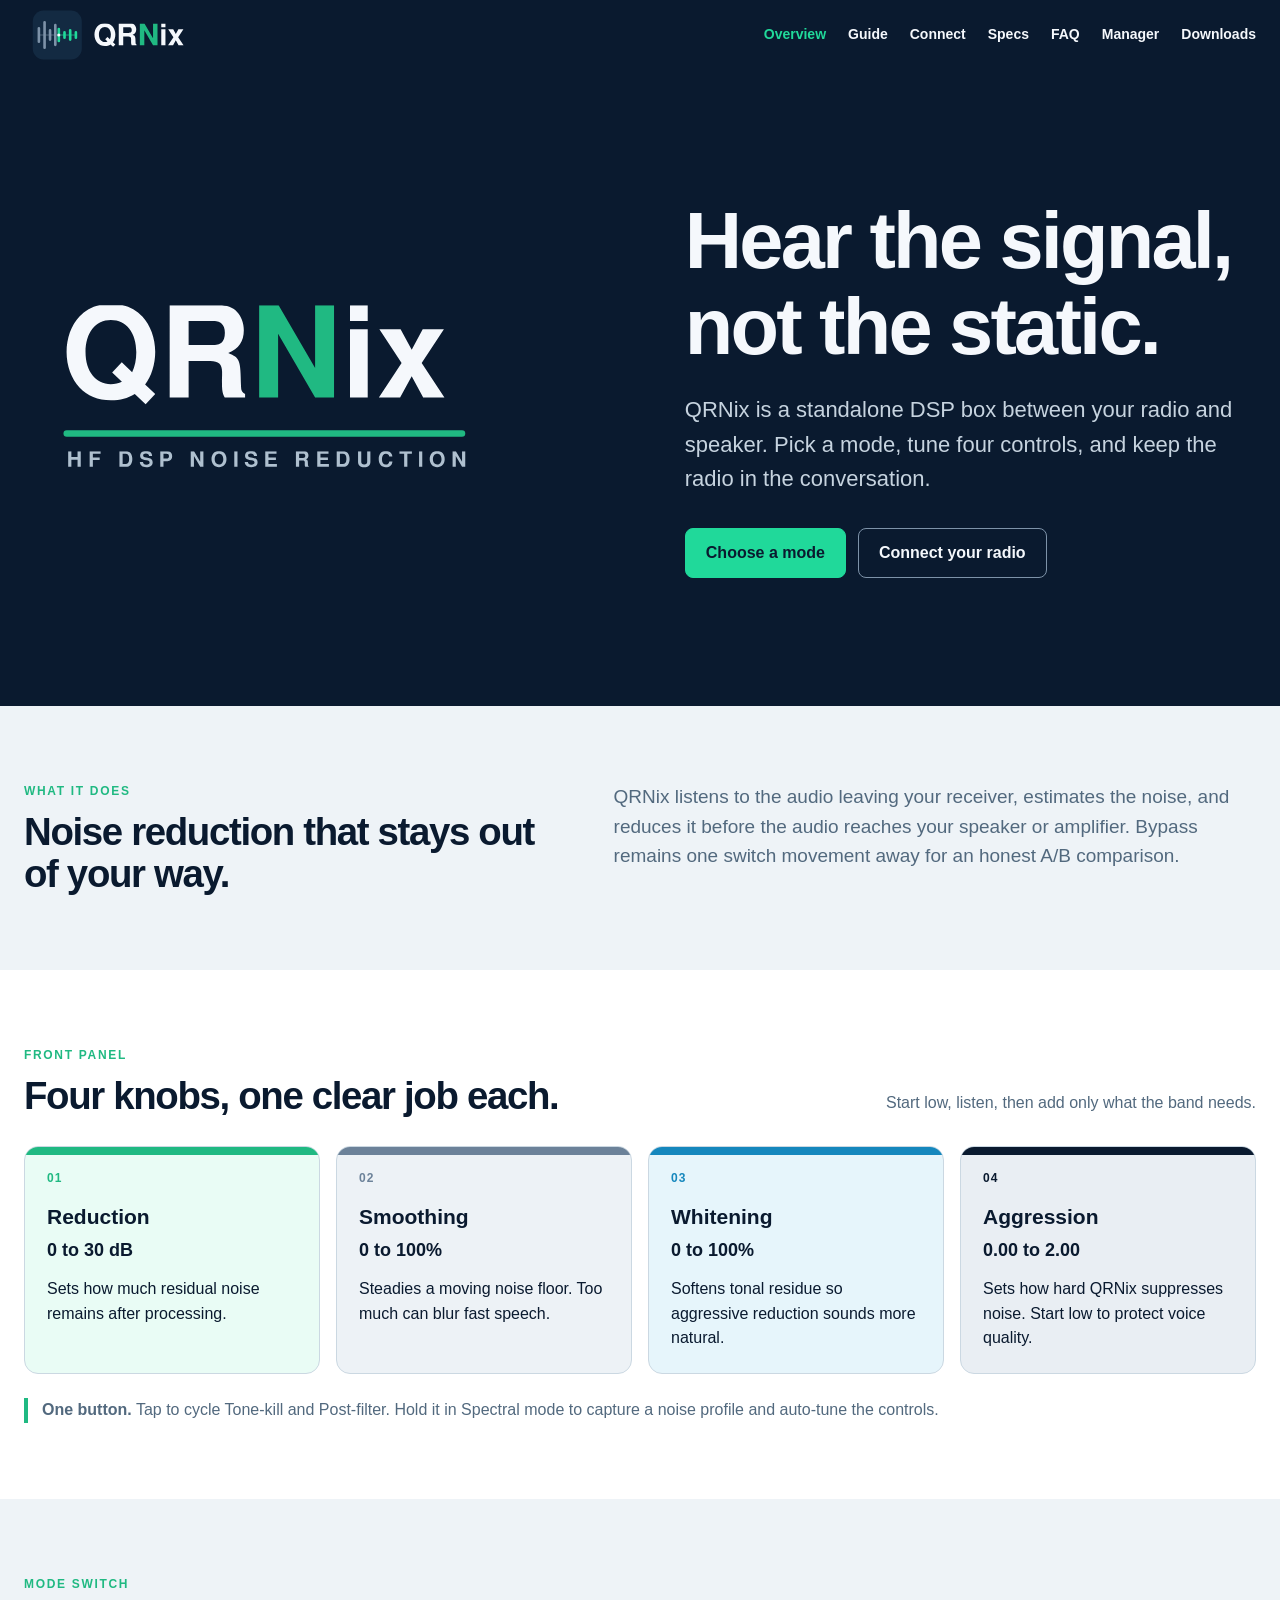
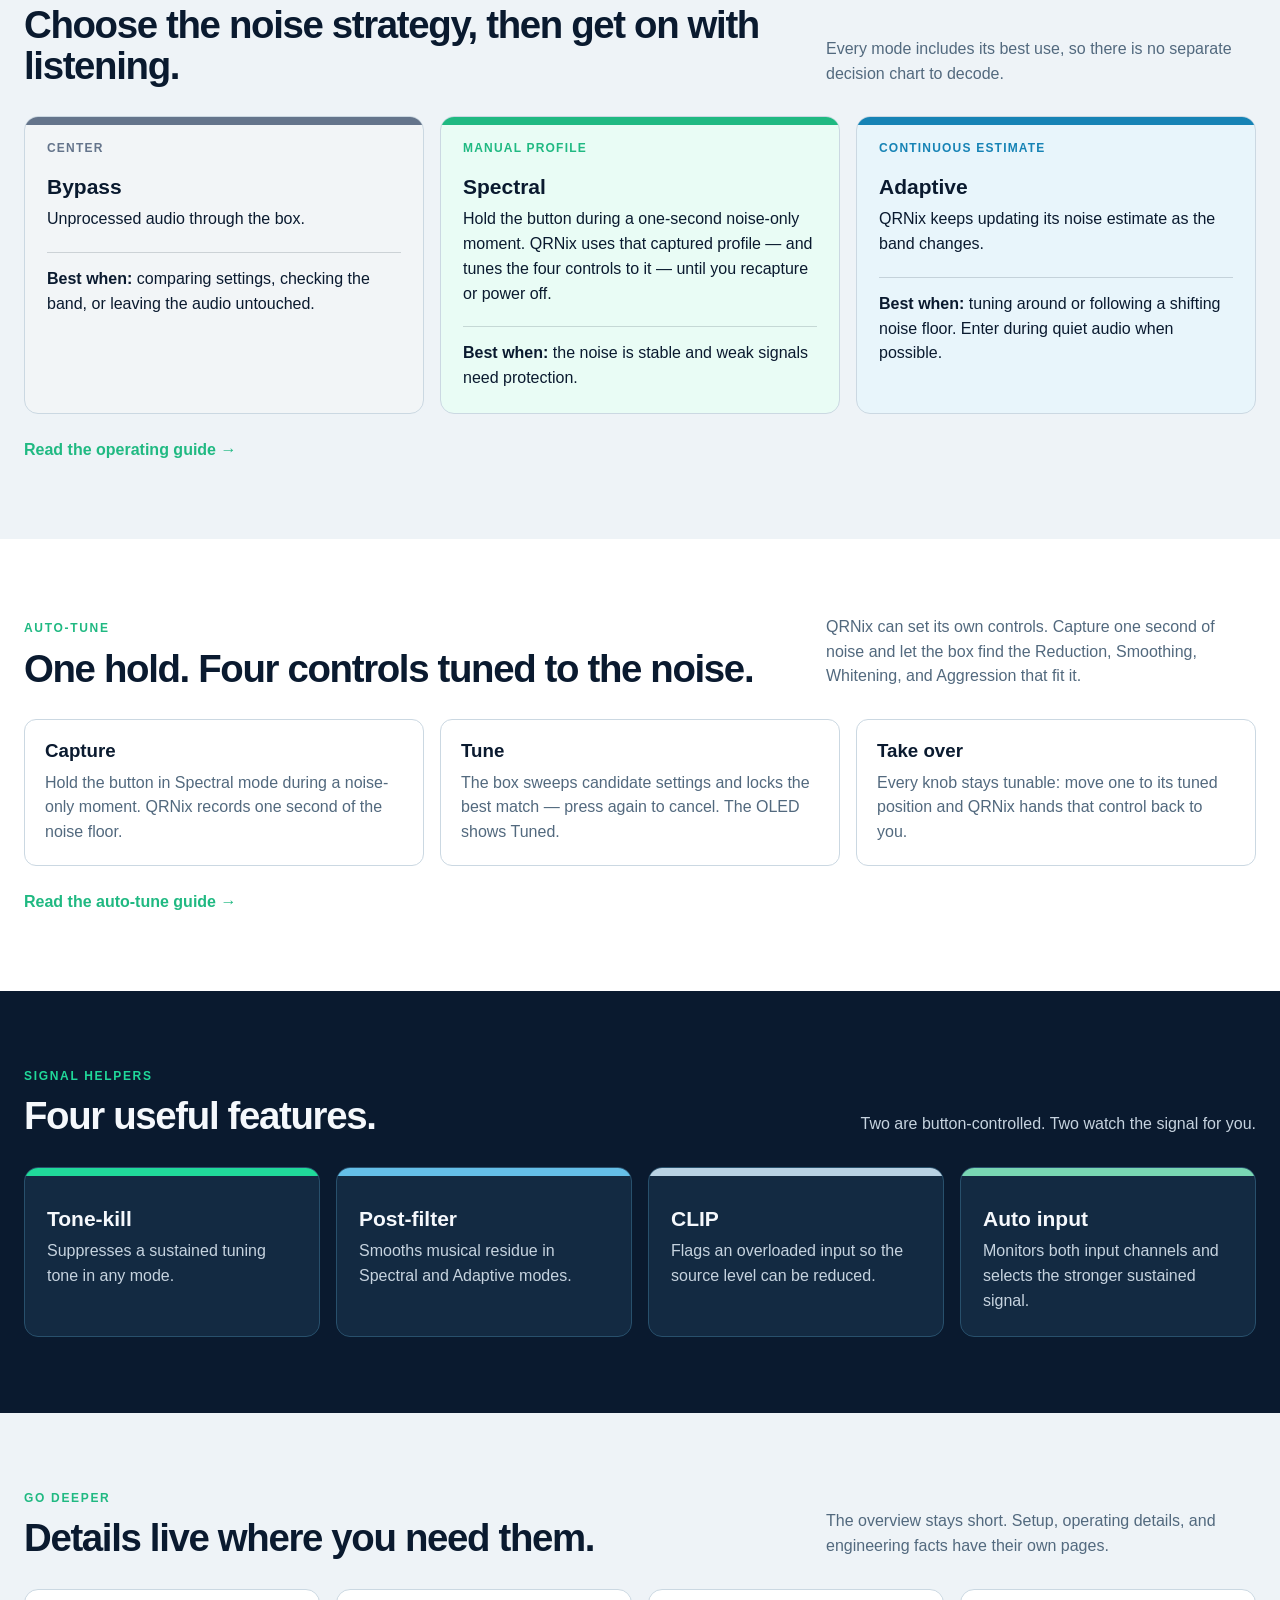
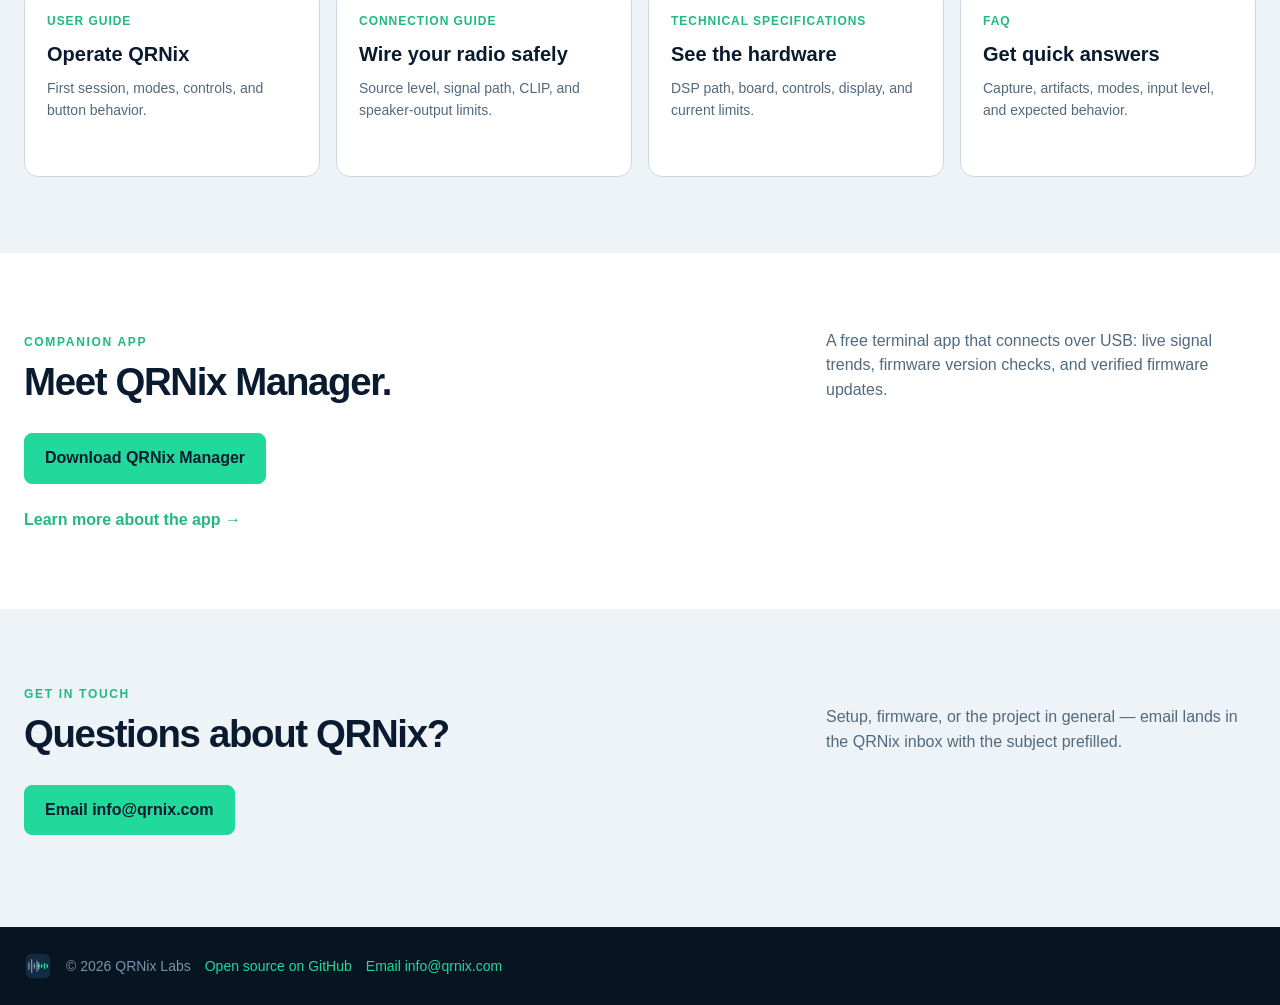
<file: index.html>
<!doctype html>
<html lang="en">
<head>
  <meta charset="utf-8">
  <meta name="viewport" content="width=device-width, initial-scale=1">
  <title>QRNix | Hear through HF noise</title>
  <meta name="description" content="QRNix is a standalone DSP noise-reduction box for HF radio. Set the mode, tune four controls, and hear more of the signal.">
  <link rel="icon" type="image/svg+xml" href="assets/qrnix-mark.svg">
  <link rel="stylesheet" href="style.css">
</head>
<body>
<header class="site-header">
  <div class="container header-inner">
    <a href="index.html" class="brand" aria-label="QRNix home"><img src="assets/qrnix-logo-dark-simple.svg" alt="QRNix" width="183" height="70"></a>
    <nav class="nav" aria-label="Primary navigation">
      <a href="index.html" aria-current="page">Overview</a>
      <a href="guide.html">Guide</a>
      <a href="connect.html">Connect</a>
      <a href="specs.html">Specs</a>
      <a href="faq.html">FAQ</a>
      <a href="manager.html">Manager</a>
      <a href="download.html">Downloads</a>
    </nav>
  </div>
</header>

<main id="top">
  <section class="hero">
    <div class="container hero-grid">
      <div class="brand-showcase">
        <img src="assets/qrnix-wordmark-dark.svg" alt="QRNix, HF DSP noise reduction">
      </div>
      <div>
        <h1>Hear the signal, not the static.</h1>
        <p class="hero-copy">QRNix is a standalone DSP box between your radio and speaker. Pick a mode, tune four controls, and keep the radio in the conversation.</p>
        <div class="cta-row">
          <a class="btn" href="#modes">Choose a mode</a>
          <a class="btn btn-ghost" href="connect.html">Connect your radio</a>
        </div>
      </div>
    </div>
  </section>

  <section class="section intro-section">
    <div class="container intro-grid">
      <div>
        <p class="eyebrow eyebrow-green">What it does</p>
        <h2>Noise reduction that stays out of your way.</h2>
      </div>
      <p>QRNix listens to the audio leaving your receiver, estimates the noise, and reduces it before the audio reaches your speaker or amplifier. Bypass remains one switch movement away for an honest A/B comparison.</p>
    </div>
  </section>

  <section id="controls" class="section section-soft">
    <div class="container">
      <div class="section-heading">
        <div>
          <p class="eyebrow eyebrow-green">Front panel</p>
          <h2>Four knobs, one clear job each.</h2>
        </div>
        <p>Start low, listen, then add only what the band needs.</p>
      </div>
      <div class="band-grid controls-grid">
        <article class="feature-band band-mint">
          <p class="band-kicker">01</p>
          <h3>Reduction</h3>
          <p class="band-metric">0 to 30 dB</p>
          <p>Sets how much residual noise remains after processing.</p>
        </article>
        <article class="feature-band band-slate">
          <p class="band-kicker">02</p>
          <h3>Smoothing</h3>
          <p class="band-metric">0 to 100%</p>
          <p>Steadies a moving noise floor. Too much can blur fast speech.</p>
        </article>
        <article class="feature-band band-sky">
          <p class="band-kicker">03</p>
          <h3>Whitening</h3>
          <p class="band-metric">0 to 100%</p>
          <p>Softens tonal residue so aggressive reduction sounds more natural.</p>
        </article>
        <article class="feature-band band-navy">
          <p class="band-kicker">04</p>
          <h3>Aggression</h3>
          <p class="band-metric">0.00 to 2.00</p>
          <p>Sets how hard QRNix suppresses noise. Start low to protect voice quality.</p>
        </article>
      </div>
      <p class="inline-note"><strong>One button.</strong> Tap to cycle Tone-kill and Post-filter. Hold it in Spectral mode to capture a noise profile and auto-tune the controls.</p>
    </div>
  </section>

  <section id="modes" class="section">
    <div class="container">
      <div class="section-heading">
        <div>
          <p class="eyebrow eyebrow-green">Mode switch</p>
          <h2>Choose the noise strategy, then get on with listening.</h2>
        </div>
        <p>Every mode includes its best use, so there is no separate decision chart to decode.</p>
      </div>
      <div class="band-grid modes-grid">
        <article class="feature-band mode-bypass">
          <p class="band-kicker">Center</p>
          <h3>Bypass</h3>
          <p>Unprocessed audio through the box.</p>
          <p class="best-use"><strong>Best when:</strong> comparing settings, checking the band, or leaving the audio untouched.</p>
        </article>
        <article class="feature-band mode-spectral">
          <p class="band-kicker">Manual profile</p>
          <h3>Spectral</h3>
          <p>Hold the button during a one-second noise-only moment. QRNix uses that captured profile — and tunes the four controls to it — until you recapture or power off.</p>
          <p class="best-use"><strong>Best when:</strong> the noise is stable and weak signals need protection.</p>
        </article>
        <article class="feature-band mode-adaptive">
          <p class="band-kicker">Continuous estimate</p>
          <h3>Adaptive</h3>
          <p>QRNix keeps updating its noise estimate as the band changes.</p>
          <p class="best-use"><strong>Best when:</strong> tuning around or following a shifting noise floor. Enter during quiet audio when possible.</p>
        </article>
      </div>
      <p class="section-link"><a href="guide.html#choose-a-mode">Read the operating guide <span aria-hidden="true">→</span></a></p>
    </div>
  </section>

  <section id="auto-tune" class="section section-soft">
    <div class="container">
      <div class="section-heading">
        <div>
          <p class="eyebrow eyebrow-green">Auto-tune</p>
          <h2>One hold. Four controls tuned to the noise.</h2>
        </div>
        <p>QRNix can set its own controls. Capture one second of noise and let the box find the Reduction, Smoothing, Whitening, and Aggression that fit it.</p>
      </div>
      <div class="detail-grid">
        <article class="detail-card">
          <h3>Capture</h3>
          <p>Hold the button in Spectral mode during a noise-only moment. QRNix records one second of the noise floor.</p>
        </article>
        <article class="detail-card">
          <h3>Tune</h3>
          <p>The box sweeps candidate settings and locks the best match — press again to cancel. The OLED shows Tuned.</p>
        </article>
        <article class="detail-card">
          <h3>Take over</h3>
          <p>Every knob stays tunable: move one to its tuned position and QRNix hands that control back to you.</p>
        </article>
      </div>
      <p class="section-link"><a href="guide.html#auto-tune">Read the auto-tune guide <span aria-hidden="true">→</span></a></p>
    </div>
  </section>

  <section id="features" class="section section-dark">
    <div class="container">
      <div class="section-heading section-heading-light">
        <div>
          <p class="eyebrow">Signal helpers</p>
          <h2>Four useful features.</h2>
        </div>
        <p>Two are button-controlled. Two watch the signal for you.</p>
      </div>
      <div class="band-grid features-grid">
        <article class="feature-band feature-dark">
          <h3>Tone-kill</h3>
          <p>Suppresses a sustained tuning tone in any mode.</p>
        </article>
        <article class="feature-band feature-dark">
          <h3>Post-filter</h3>
          <p>Smooths musical residue in Spectral and Adaptive modes.</p>
        </article>
        <article class="feature-band feature-dark">
          <h3>CLIP</h3>
          <p>Flags an overloaded input so the source level can be reduced.</p>
        </article>
        <article class="feature-band feature-dark">
          <h3>Auto input</h3>
          <p>Monitors both input channels and selects the stronger sustained signal.</p>
        </article>
      </div>
    </div>
  </section>

  <section class="section">
    <div class="container">
      <div class="section-heading">
        <div>
          <p class="eyebrow eyebrow-green">Go deeper</p>
          <h2>Details live where you need them.</h2>
        </div>
        <p>The overview stays short. Setup, operating details, and engineering facts have their own pages.</p>
      </div>
      <div class="link-grid">
        <a class="link-card" href="guide.html"><span>User guide</span><strong>Operate QRNix</strong><small>First session, modes, controls, and button behavior.</small></a>
        <a class="link-card" href="connect.html"><span>Connection guide</span><strong>Wire your radio safely</strong><small>Source level, signal path, CLIP, and speaker-output limits.</small></a>
        <a class="link-card" href="specs.html"><span>Technical specifications</span><strong>See the hardware</strong><small>DSP path, board, controls, display, and current limits.</small></a>
        <a class="link-card" href="faq.html"><span>FAQ</span><strong>Get quick answers</strong><small>Capture, artifacts, modes, input level, and expected behavior.</small></a>
      </div>
    </div>
  </section>

  <section id="manager" class="section section-soft">
    <div class="container">
      <div class="section-heading">
        <div>
          <p class="eyebrow eyebrow-green">Companion app</p>
          <h2>Meet QRNix Manager.</h2>
        </div>
        <p>A free terminal app that connects over USB: live signal trends, firmware version checks, and verified firmware updates.</p>
      </div>
      <div class="cta-row">
        <a class="btn" href="download.html">Download QRNix Manager</a>
      </div>
      <p class="section-link"><a href="manager.html">Learn more about the app <span aria-hidden="true">→</span></a></p>
    </div>
  </section>

  <section class="section">
    <div class="container">
      <div class="section-heading">
        <div>
          <p class="eyebrow eyebrow-green">Get in touch</p>
          <h2>Questions about QRNix?</h2>
        </div>
        <p>Setup, firmware, or the project in general — email lands in the QRNix inbox with the subject prefilled.</p>
      </div>
      <p><a class="btn" href="mailto:info&#64;qrnix&#46;com?subject=Website%20inquiry" target="_blank" rel="noopener">Email info&#64;qrnix&#46;com</a></p>
    </div>
  </section>
</main>

<footer class="site-footer">
  <div class="container footer-inner">
    <img src="assets/qrnix-mark-dark.svg" alt="" width="28" height="28">
    <span>© 2026 QRNix Labs</span>
    <a href="https://github.com/qrnix-labs">Open source on GitHub</a>
    <a href="mailto:info&#64;qrnix&#46;com?subject=Website%20inquiry" target="_blank" rel="noopener">Email info&#64;qrnix&#46;com</a>
  </div>
</footer>
</body>
</html>
</file>
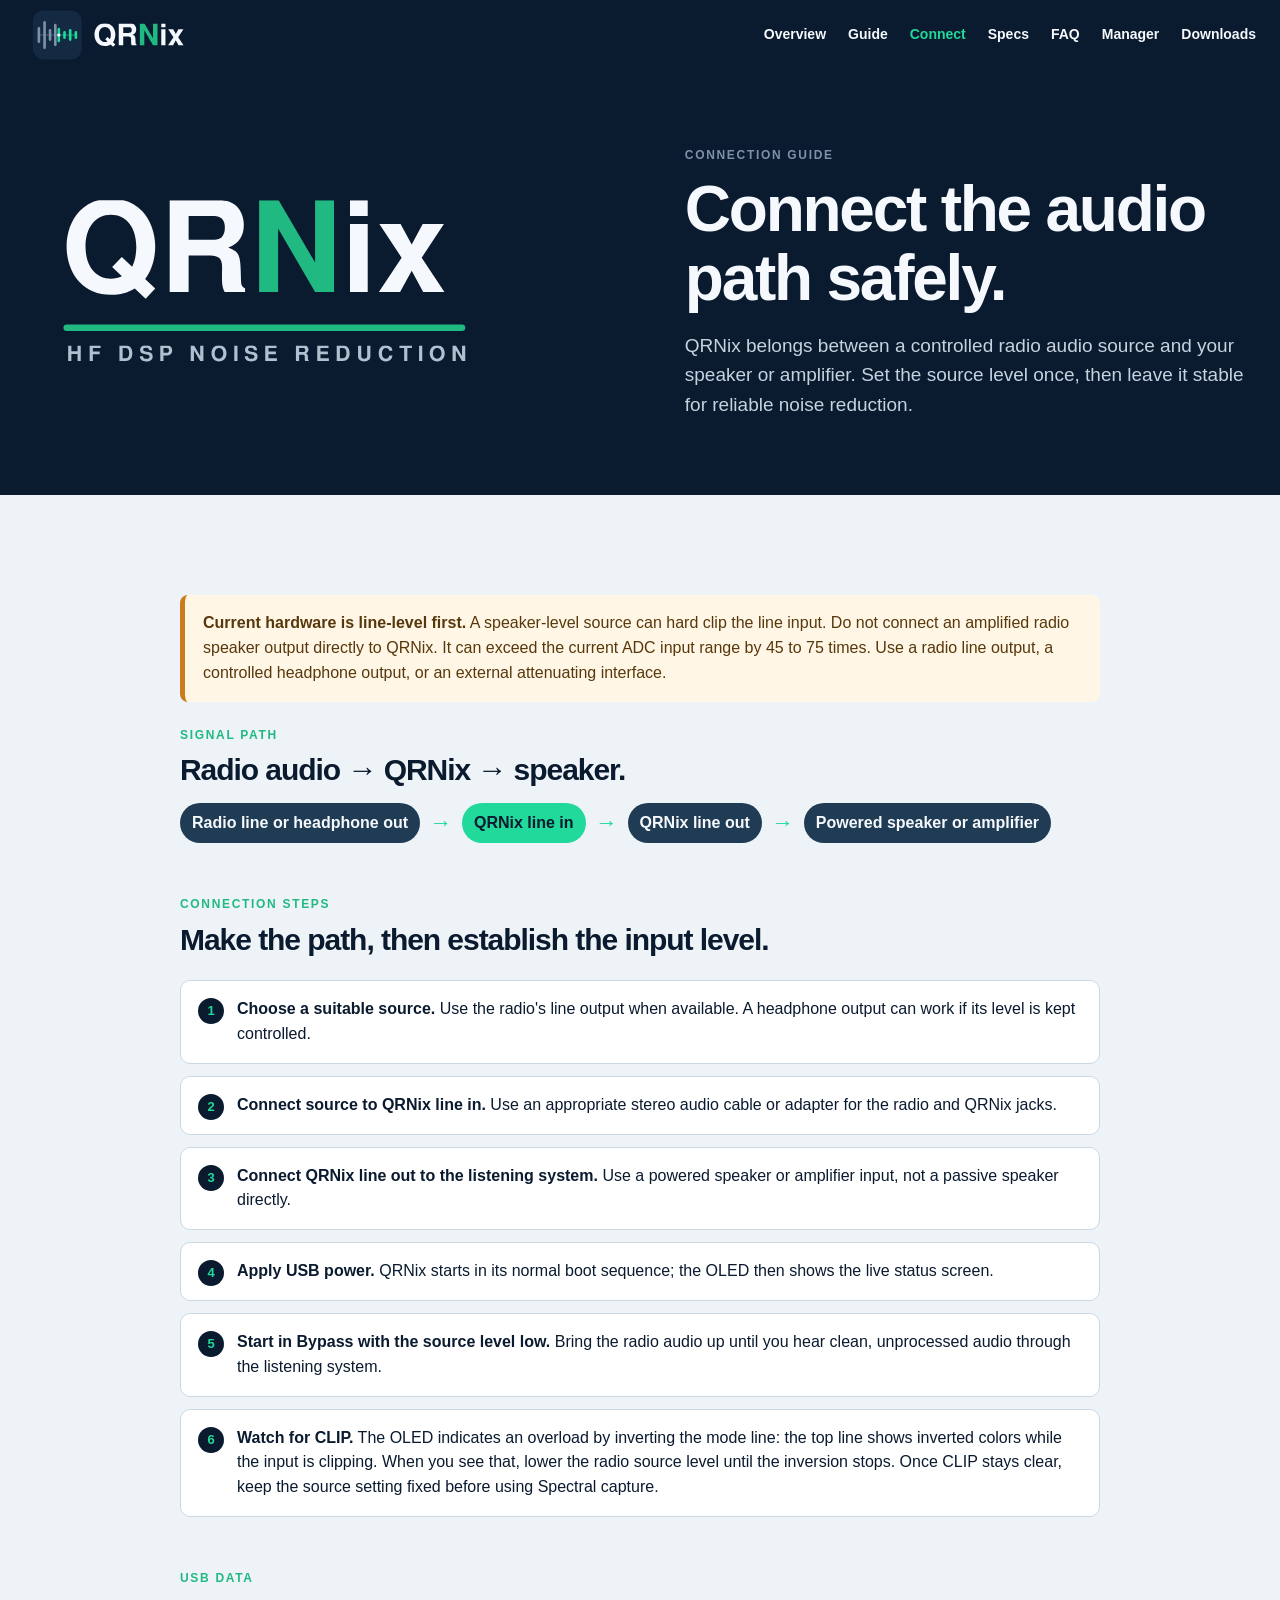
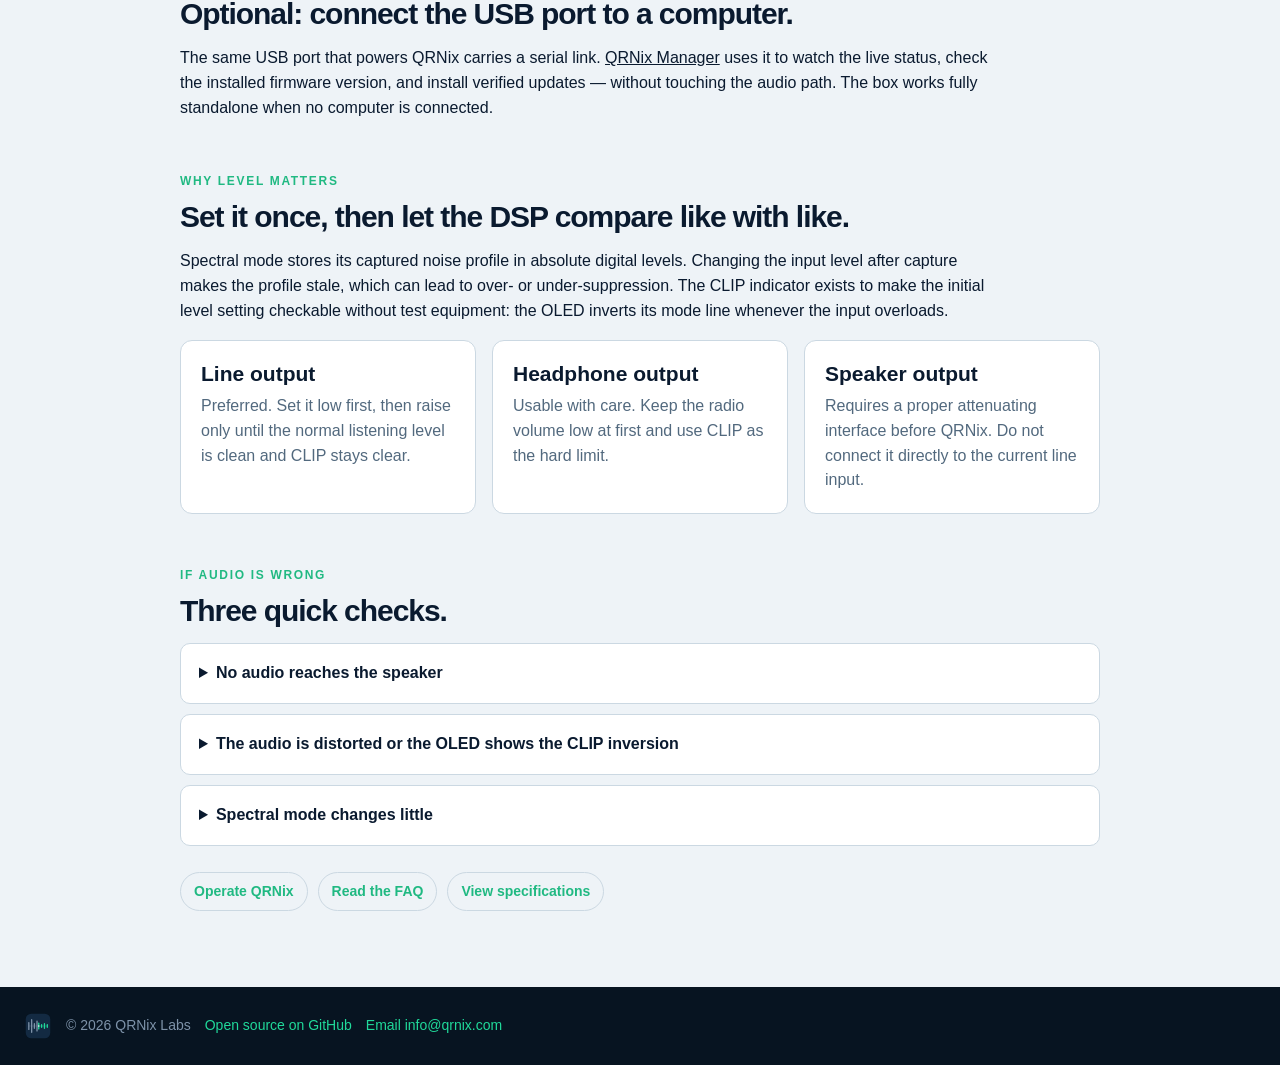
<file: connect.html>
<!doctype html>
<html lang="en">
<head>
  <meta charset="utf-8">
  <meta name="viewport" content="width=device-width, initial-scale=1">
  <title>Connect Your Radio | QRNix</title>
  <meta name="description" content="Connect a radio safely to QRNix, set the source level with CLIP, and understand the current speaker-output limitation.">
  <link rel="icon" type="image/svg+xml" href="assets/qrnix-mark.svg">
  <link rel="stylesheet" href="style.css">
</head>
<body>
<header class="site-header">
  <div class="container header-inner">
    <a href="index.html" class="brand" aria-label="QRNix home"><img src="assets/qrnix-logo-dark-simple.svg" alt="QRNix" width="183" height="70"></a>
    <nav class="nav" aria-label="Primary navigation">
      <a href="index.html">Overview</a>
      <a href="guide.html">Guide</a>
      <a href="connect.html" aria-current="page">Connect</a>
      <a href="specs.html">Specs</a>
      <a href="faq.html">FAQ</a>
      <a href="manager.html">Manager</a>
      <a href="download.html">Downloads</a>
    </nav>
  </div>
</header>

<main>
  <section class="page-hero">
    <div class="container hero-grid">
      <div class="brand-showcase">
        <img src="assets/qrnix-wordmark-dark.svg" alt="QRNix, HF DSP noise reduction">
      </div>
      <div>
        <p class="eyebrow">Connection guide</p>
        <h1>Connect the audio path safely.</h1>
        <p>QRNix belongs between a controlled radio audio source and your speaker or amplifier. Set the source level once, then leave it stable for reliable noise reduction.</p>
      </div>
    </div>
  </section>

  <section class="section">
    <div class="container reading">
      <aside class="notice notice-warn">
        <p><strong>Current hardware is line-level first.</strong> A speaker-level source can hard clip the line input. Do not connect an amplified radio speaker output directly to QRNix. It can exceed the current ADC input range by 45 to 75 times. Use a radio line output, a controlled headphone output, or an external attenuating interface.</p>
      </aside>

      <div class="content-block">
        <p class="eyebrow eyebrow-green">Signal path</p>
        <h2>Radio audio → QRNix → speaker.</h2>
        <div class="signal-path" aria-label="Radio audio flows through QRNix to a speaker">
          <span class="signal-node">Radio line or headphone out</span>
          <span class="signal-arrow" aria-hidden="true">→</span>
          <span class="signal-node signal-node-active">QRNix line in</span>
          <span class="signal-arrow" aria-hidden="true">→</span>
          <span class="signal-node">QRNix line out</span>
          <span class="signal-arrow" aria-hidden="true">→</span>
          <span class="signal-node">Powered speaker or amplifier</span>
        </div>
      </div>

      <div class="content-block">
        <p class="eyebrow eyebrow-green">Connection steps</p>
        <h2>Make the path, then establish the input level.</h2>
        <ol class="step-list">
          <li><strong>Choose a suitable source.</strong> Use the radio's line output when available. A headphone output can work if its level is kept controlled.</li>
          <li><strong>Connect source to QRNix line in.</strong> Use an appropriate stereo audio cable or adapter for the radio and QRNix jacks.</li>
          <li><strong>Connect QRNix line out to the listening system.</strong> Use a powered speaker or amplifier input, not a passive speaker directly.</li>
          <li><strong>Apply USB power.</strong> QRNix starts in its normal boot sequence; the OLED then shows the live status screen.</li>
          <li><strong>Start in Bypass with the source level low.</strong> Bring the radio audio up until you hear clean, unprocessed audio through the listening system.</li>
          <li><strong>Watch for CLIP.</strong> The OLED indicates an overload by inverting the mode line: the top line shows inverted colors while the input is clipping. When you see that, lower the radio source level until the inversion stops. Once CLIP stays clear, keep the source setting fixed before using Spectral capture.</li>
        </ol>
      </div>

      <div class="content-block">
        <p class="eyebrow eyebrow-green">USB data</p>
        <h2>Optional: connect the USB port to a computer.</h2>
        <p>The same USB port that powers QRNix carries a serial link. <a href="manager.html">QRNix Manager</a> uses it to watch the live status, check the installed firmware version, and install verified updates — without touching the audio path. The box works fully standalone when no computer is connected.</p>
      </div>

      <div class="content-block">
        <p class="eyebrow eyebrow-green">Why level matters</p>
        <h2>Set it once, then let the DSP compare like with like.</h2>
        <p>Spectral mode stores its captured noise profile in absolute digital levels. Changing the input level after capture makes the profile stale, which can lead to over- or under-suppression. The CLIP indicator exists to make the initial level setting checkable without test equipment: the OLED inverts its mode line whenever the input overloads.</p>
        <div class="detail-grid">
          <article class="detail-card">
            <h3>Line output</h3>
            <p>Preferred. Set it low first, then raise only until the normal listening level is clean and CLIP stays clear.</p>
          </article>
          <article class="detail-card">
            <h3>Headphone output</h3>
            <p>Usable with care. Keep the radio volume low at first and use CLIP as the hard limit.</p>
          </article>
          <article class="detail-card">
            <h3>Speaker output</h3>
            <p>Requires a proper attenuating interface before QRNix. Do not connect it directly to the current line input.</p>
          </article>
        </div>
      </div>

      <div class="content-block">
        <p class="eyebrow eyebrow-green">If audio is wrong</p>
        <h2>Three quick checks.</h2>
        <div class="faq">
          <details><summary>No audio reaches the speaker</summary><p>Return to Bypass, check that QRNix is powered, confirm the radio is feeding line in, and verify that the listening system is connected to QRNix line out and powered.</p></details>
          <details><summary>The audio is distorted or the OLED shows the CLIP inversion</summary><p>Lower the radio source level until the mode line stops inverting. A speaker-level output must not feed the current QRNix line input directly.</p></details>
          <details><summary>Spectral mode changes little</summary><p>Capture again during a representative noise-only moment. If the band changed after capture, the old profile is no longer representative.</p></details>
        </div>
      </div>

      <div class="callout-links">
        <a href="guide.html">Operate QRNix</a>
        <a href="faq.html">Read the FAQ</a>
        <a href="specs.html">View specifications</a>
      </div>
    </div>
  </section>
</main>

<footer class="site-footer">
  <div class="container footer-inner">
    <img src="assets/qrnix-mark-dark.svg" alt="" width="28" height="28">
    <span>© 2026 QRNix Labs</span>
    <a href="https://github.com/qrnix-labs">Open source on GitHub</a>
    <a href="mailto:info&#64;qrnix&#46;com?subject=Website%20inquiry" target="_blank" rel="noopener">Email info&#64;qrnix&#46;com</a>
  </div>
</footer>
</body>
</html>
</file>
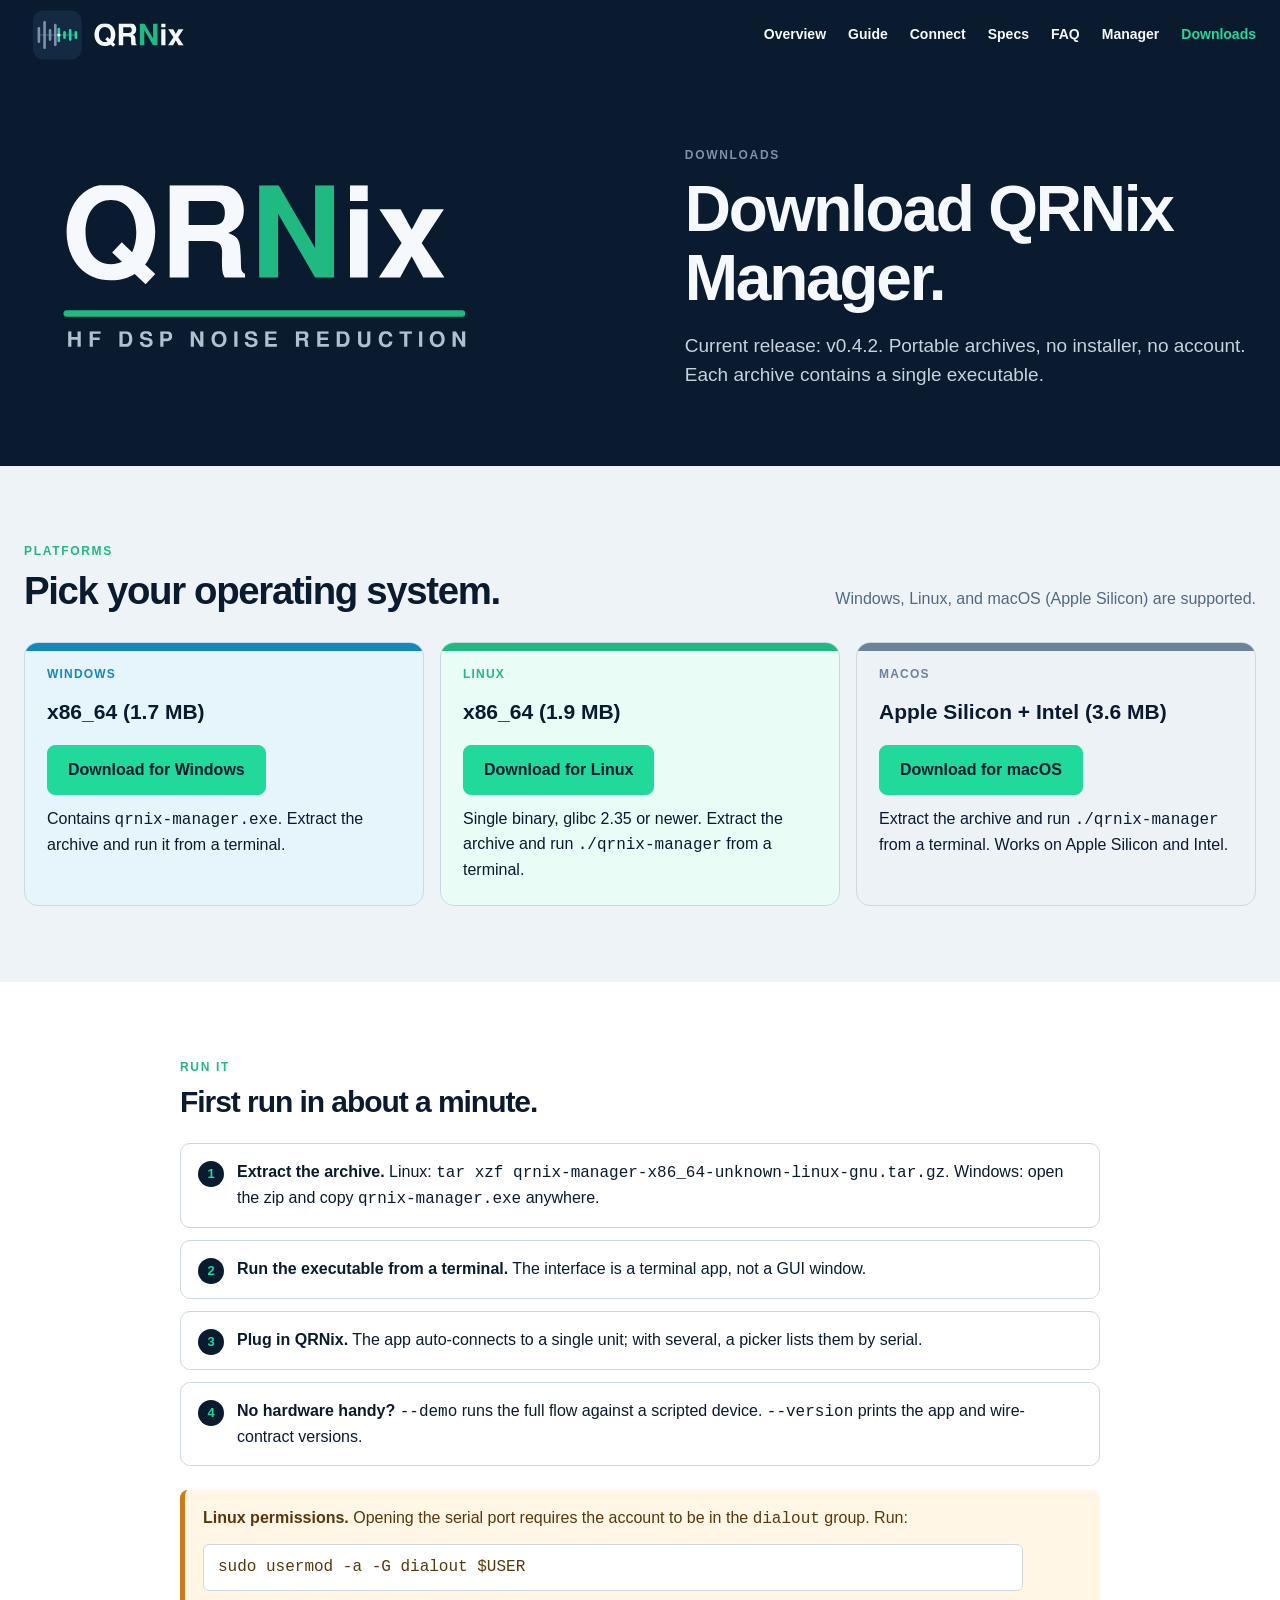
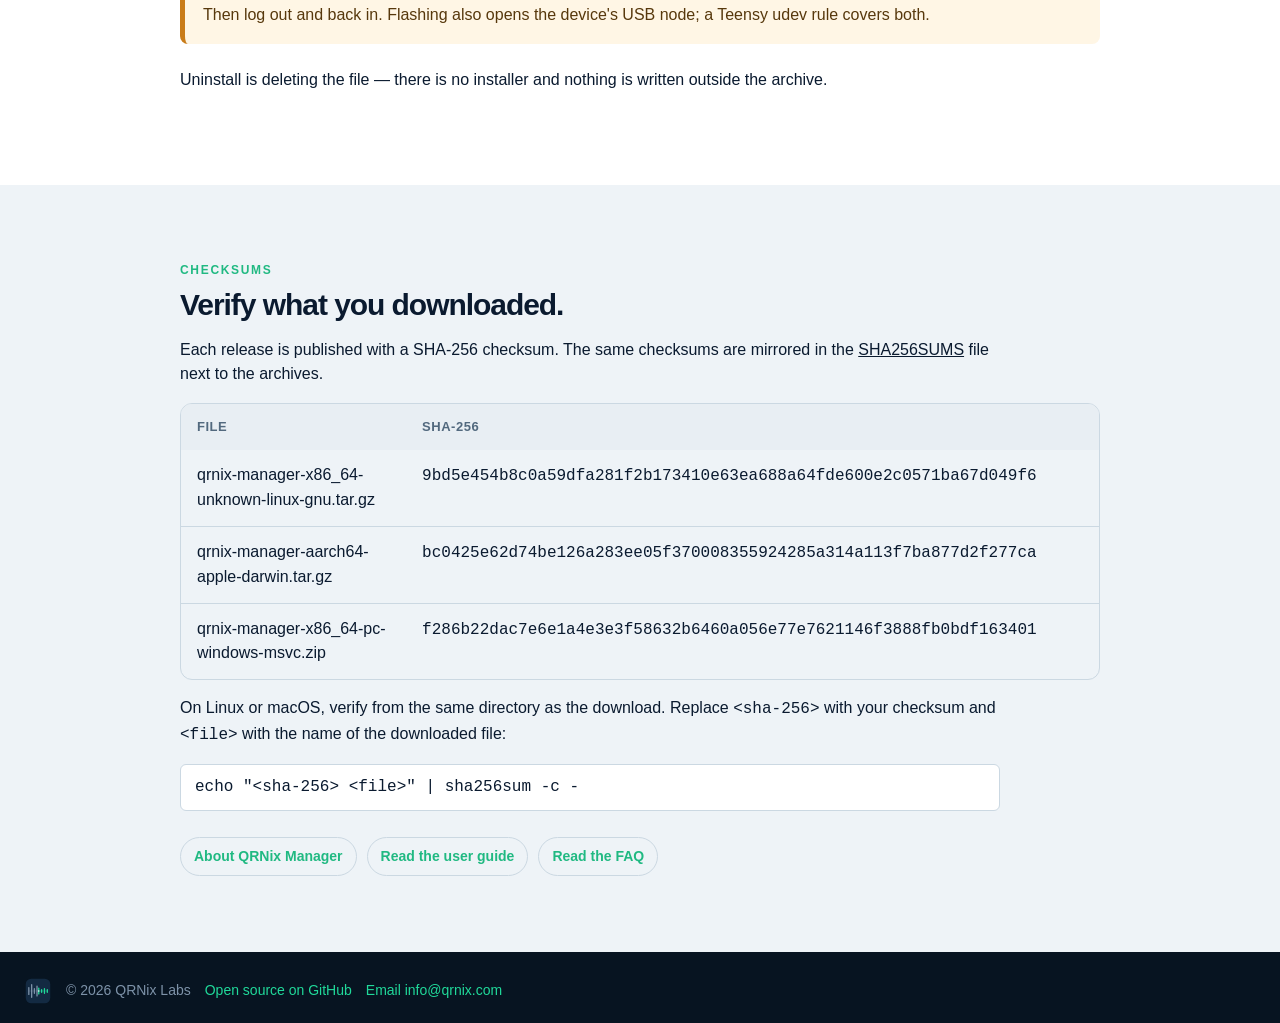
<file: download.html>
<!doctype html>
<html lang="en">
<head>
  <meta charset="utf-8">
  <meta name="viewport" content="width=device-width, initial-scale=1">
  <title>Downloads | QRNix</title>
  <meta name="description" content="Download QRNix Manager for Windows, Linux, and macOS — portable archives with SHA-256 checksums.">
  <link rel="icon" type="image/svg+xml" href="assets/qrnix-mark.svg">
  <link rel="stylesheet" href="style.css">
</head>
<body>
<header class="site-header">
  <div class="container header-inner">
    <a href="index.html" class="brand" aria-label="QRNix home"><img src="assets/qrnix-logo-dark-simple.svg" alt="QRNix" width="183" height="70"></a>
    <nav class="nav" aria-label="Primary navigation">
      <a href="index.html">Overview</a>
      <a href="guide.html">Guide</a>
      <a href="connect.html">Connect</a>
      <a href="specs.html">Specs</a>
      <a href="faq.html">FAQ</a>
      <a href="manager.html">Manager</a>
      <a href="download.html" aria-current="page">Downloads</a>
    </nav>
  </div>
</header>

<main>
  <section class="page-hero">
    <div class="container hero-grid">
      <div class="brand-showcase">
        <img src="assets/qrnix-wordmark-dark.svg" alt="QRNix, HF DSP noise reduction">
      </div>
      <div>
        <p class="eyebrow">Downloads</p>
        <h1>Download QRNix Manager.</h1>
        <p><span id="dl-release"></span>Portable archives, no installer, no account. Each archive contains a single executable.</p>
      </div>
    </div>
  </section>

  <section class="section">
    <div class="container">
      <div class="section-heading">
        <div>
          <p class="eyebrow eyebrow-green">Platforms</p>
          <h2>Pick your operating system.</h2>
        </div>
        <p>Windows, Linux, and macOS (Apple Silicon) are supported.</p>
      </div>
      <div class="band-grid modes-grid">
        <article class="feature-band band-sky">
          <p class="band-kicker">Windows</p>
          <h3>x86_64 <span class="dl-size" id="dl-size-windows"></span></h3>
          <p><a class="btn" href="downloads/qrnix-manager/qrnix-manager-x86_64-pc-windows-msvc.zip">Download for Windows</a></p>
          <p>Contains <code>qrnix-manager.exe</code>. Extract the archive and run it from a terminal.</p>
        </article>
        <article class="feature-band band-mint">
          <p class="band-kicker">Linux</p>
          <h3>x86_64 <span class="dl-size" id="dl-size-linux"></span></h3>
          <p><a class="btn" href="downloads/qrnix-manager/qrnix-manager-x86_64-unknown-linux-gnu.tar.gz">Download for Linux</a></p>
          <p>Single binary, glibc 2.35 or newer. Extract the archive and run <code>./qrnix-manager</code> from a terminal.</p>
        </article>
        <article class="feature-band band-slate">
          <p class="band-kicker">macOS</p>
          <h3>Apple Silicon + Intel <span class="dl-size" id="dl-size-macos"></span></h3>
          <p><a class="btn" href="downloads/qrnix-manager/qrnix-manager-aarch64-apple-darwin.tar.gz">Download for macOS</a></p>
          <p>Extract the archive and run <code>./qrnix-manager</code> from a terminal. Works on Apple Silicon and Intel.</p>
        </article>
      </div>
    </div>
  </section>

  <section class="section section-soft">
    <div class="container reading">
      <div class="content-block">
        <p class="eyebrow eyebrow-green">Run it</p>
        <h2>First run in about a minute.</h2>
        <ol class="step-list">
          <li><strong>Extract the archive.</strong> Linux: <code>tar xzf qrnix-manager-x86_64-unknown-linux-gnu.tar.gz</code>. Windows: open the zip and copy <code>qrnix-manager.exe</code> anywhere.</li>
          <li><strong>Run the executable from a terminal.</strong> The interface is a terminal app, not a GUI window.</li>
          <li><strong>Plug in QRNix.</strong> The app auto-connects to a single unit; with several, a picker lists them by serial.</li>
          <li><strong>No hardware handy?</strong> <code>--demo</code> runs the full flow against a scripted device. <code>--version</code> prints the app and wire-contract versions.</li>
        </ol>
        <aside class="notice notice-warn">
          <p><strong>Linux permissions.</strong> Opening the serial port requires the account to be in the <code>dialout</code> group. Run:</p>
          <p><code class="command-block">sudo usermod -a -G dialout $USER</code></p>
          <p>Then log out and back in. Flashing also opens the device's USB node; a Teensy udev rule covers both.</p>
        </aside>
        <p>Uninstall is deleting the file — there is no installer and nothing is written outside the archive.</p>
      </div>
    </div>
  </section>

  <section class="section">
    <div class="container reading">
      <div class="content-block">
        <p class="eyebrow eyebrow-green">Checksums</p>
        <h2>Verify what you downloaded.</h2>
        <p>Each release is published with a SHA-256 checksum. The same checksums are mirrored in the <a href="downloads/qrnix-manager/SHA256SUMS">SHA256SUMS</a> file next to the archives.</p>
        <div class="table-wrap">
          <table class="spec-table" id="dl-checksums">
            <thead><tr><th>File</th><th>SHA-256</th></tr></thead>
            <tbody></tbody>
          </table>
        </div>
        <p id="dl-checksum-fallback" hidden>Couldn't load the checksum list — verify against the <a href="downloads/qrnix-manager/SHA256SUMS">SHA256SUMS</a> file next to the archives:</p>
        <p id="dl-checksum-fallback-cmd" hidden><code class="command-block">echo "&lt;sha-256&gt;  &lt;file&gt;" | sha256sum -c -</code></p>
        <noscript>
          <p>Verify against the <a href="downloads/qrnix-manager/SHA256SUMS">SHA256SUMS</a> file next to the archives:</p>
          <p><code class="command-block">echo "&lt;sha-256&gt;  &lt;file&gt;" | sha256sum -c -</code></p>
        </noscript>
        <p>On Linux or macOS, verify from the same directory as the download. Replace <code>&lt;sha-256&gt;</code> with your checksum and <code>&lt;file&gt;</code> with the name of the downloaded file:</p>
        <p><code class="command-block">echo "&lt;sha-256&gt;  &lt;file&gt;" | sha256sum -c -</code></p>
      </div>

      <div class="callout-links">
        <a href="manager.html">About QRNix Manager</a>
        <a href="guide.html">Read the user guide</a>
        <a href="faq.html">Read the FAQ</a>
      </div>
    </div>
  </section>
</main>

<footer class="site-footer">
  <div class="container footer-inner">
    <img src="assets/qrnix-mark-dark.svg" alt="" width="28" height="28">
    <span>© 2026 QRNix Labs</span>
    <a href="https://github.com/qrnix-labs">Open source on GitHub</a>
    <a href="mailto:info&#64;qrnix&#46;com?subject=Website%20inquiry" target="_blank" rel="noopener">Email info&#64;qrnix&#46;com</a>
  </div>
</footer>
<script>
  // Live release data: version, archive sizes, and SHA-256 checksums come
  // straight from the published downloads/qrnix-manager/ files on every
  // render, so the page can never drift from a release.
  (async () => {
    const DL = 'downloads/qrnix-manager';
    const ARCHIVES = {
      'dl-size-windows': 'qrnix-manager-x86_64-pc-windows-msvc.zip',
      'dl-size-linux': 'qrnix-manager-x86_64-unknown-linux-gnu.tar.gz',
      'dl-size-macos': 'qrnix-manager-aarch64-apple-darwin.tar.gz',
    };
    try {
      const [versionRes, sumsRes] = await Promise.all([
        fetch(DL + '/latest.txt', { cache: 'no-store' }),
        fetch(DL + '/SHA256SUMS', { cache: 'no-store' }),
      ]);
      if (!versionRes.ok || !sumsRes.ok) throw new Error('release files missing');
      const version = (await versionRes.text()).trim();
      if (version) {
        document.getElementById('dl-release').textContent =
          'Current release: ' + version + '. ';
      }
      const rows = document.createDocumentFragment();
      for (const line of (await sumsRes.text()).split('\n')) {
        const m = line.match(/^([0-9a-f]{64})\s{2}(\S+)$/);
        if (!m) continue;
        const tr = document.createElement('tr');
        const name = document.createElement('td');
        name.textContent = m[2];
        const digest = document.createElement('td');
        digest.append(Object.assign(document.createElement('code'), { textContent: m[1] }));
        tr.append(name, digest);
        rows.append(tr);
      }
      if (!rows.childElementCount) throw new Error('SHA256SUMS is empty');
      document.querySelector('#dl-checksums tbody').replaceChildren(rows);
    } catch {
      document.getElementById('dl-release')?.remove();
      document.querySelectorAll('.dl-size').forEach(el => el.remove());
      document.getElementById('dl-checksums')?.remove();
      document.getElementById('dl-checksum-fallback').hidden = false;
      document.getElementById('dl-checksum-fallback-cmd').hidden = false;
    }
    // Archive sizes (best effort — a HEAD failure just hides the size).
    for (const [id, name] of Object.entries(ARCHIVES)) {
      try {
        const res = await fetch(DL + '/' + name, { method: 'HEAD', cache: 'no-store' });
        const bytes = res.ok ? parseInt(res.headers.get('content-length'), 10) : 0;
        if (bytes > 0) {
          document.getElementById(id).textContent =
            '(' + (bytes / 1048576).toFixed(1) + ' MB)';
        }
      } catch { /* size stays hidden */ }
    }
  })();
</script>
</body>
</html>
</file>
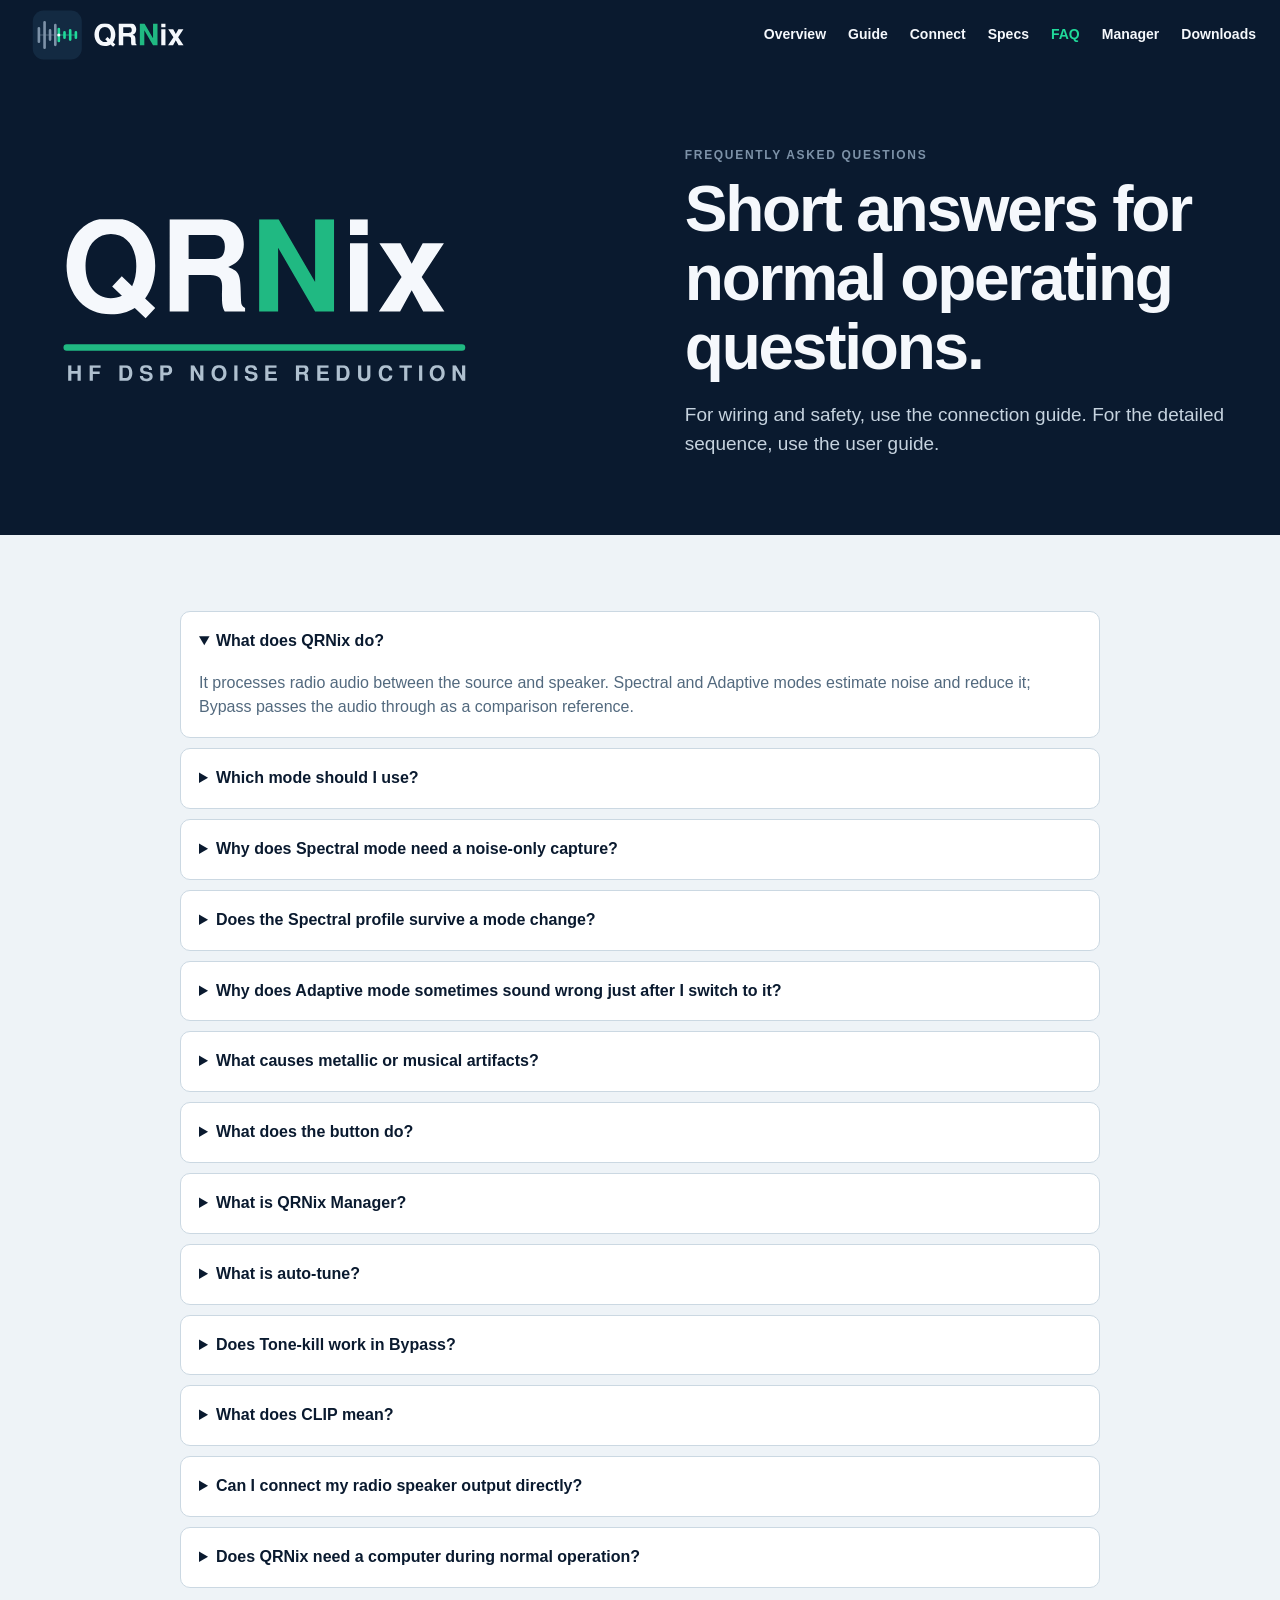
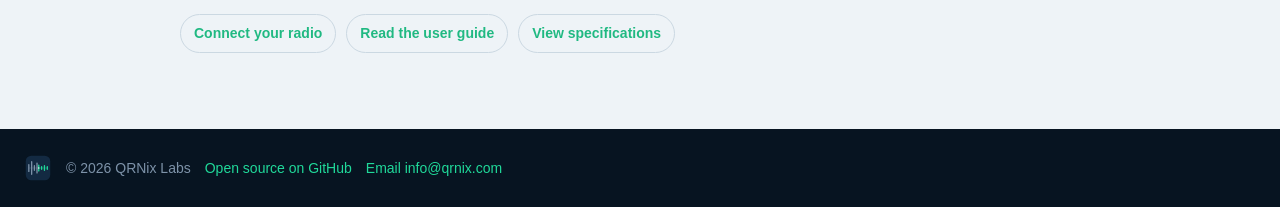
<file: faq.html>
<!doctype html>
<html lang="en">
<head>
  <meta charset="utf-8">
  <meta name="viewport" content="width=device-width, initial-scale=1">
  <title>FAQ | QRNix</title>
  <meta name="description" content="Answers about QRNix modes, noise capture, input level, Tone-kill, Post-filter, CLIP, and expected behavior.">
  <link rel="icon" type="image/svg+xml" href="assets/qrnix-mark.svg">
  <link rel="stylesheet" href="style.css">
</head>
<body>
<header class="site-header">
  <div class="container header-inner">
    <a href="index.html" class="brand" aria-label="QRNix home"><img src="assets/qrnix-logo-dark-simple.svg" alt="QRNix" width="183" height="70"></a>
    <nav class="nav" aria-label="Primary navigation">
      <a href="index.html">Overview</a>
      <a href="guide.html">Guide</a>
      <a href="connect.html">Connect</a>
      <a href="specs.html">Specs</a>
      <a href="faq.html" aria-current="page">FAQ</a>
      <a href="manager.html">Manager</a>
      <a href="download.html">Downloads</a>
    </nav>
  </div>
</header>

<main>
  <section class="page-hero">
    <div class="container hero-grid">
      <div class="brand-showcase">
        <img src="assets/qrnix-wordmark-dark.svg" alt="QRNix, HF DSP noise reduction">
      </div>
      <div>
        <p class="eyebrow">Frequently asked questions</p>
        <h1>Short answers for normal operating questions.</h1>
        <p>For wiring and safety, use the connection guide. For the detailed sequence, use the user guide.</p>
      </div>
    </div>
  </section>

  <section class="section">
    <div class="container reading">
      <div class="faq">
        <details open>
          <summary>What does QRNix do?</summary>
          <p>It processes radio audio between the source and speaker. Spectral and Adaptive modes estimate noise and reduce it; Bypass passes the audio through as a comparison reference.</p>
        </details>
        <details>
          <summary>Which mode should I use?</summary>
          <p>Use Spectral for stable noise and weak signals after a clean, one-second noise capture. Use Adaptive while tuning or when the noise floor changes. Use Bypass to compare settings or leave the signal untouched.</p>
        </details>
        <details>
          <summary>Why does Spectral mode need a noise-only capture?</summary>
          <p>The capture tells QRNix exactly what the current noise looks like. Capturing while wanted audio is present risks putting part of that signal into the profile. Capture again after retuning or when the noise character changes. The same capture is the first step of auto-tune, so the noise-only rule applies there too.</p>
        </details>
        <details>
          <summary>Does the Spectral profile survive a mode change?</summary>
          <p>Yes, it survives a mode change in RAM. It is lost when QRNix resets or loses power.</p>
        </details>
        <details>
          <summary>Why does Adaptive mode sometimes sound wrong just after I switch to it?</summary>
          <p>Its first frame seeds the baseline. Enter Adaptive during quiet audio when possible, then let it settle as it tracks the changing band.</p>
        </details>
        <details>
          <summary>What causes metallic or musical artifacts?</summary>
          <p>Too much Aggression can create isolated, rapidly changing spectral bins. Lower Aggression first, then use only enough Smoothing and Whitening to improve intelligibility.</p>
        </details>
        <details>
          <summary>What does the button do?</summary>
          <p>Tap cycles Tone-kill and Post-filter states. Holding the button in Spectral mode captures a noise profile and auto-tunes the four controls, or clears a latched tune. Holding in Bypass clears feature states; holding in Adaptive has no action. The <a href="guide.html#button">user guide</a> shows the exact behavior by mode.</p>
        </details>
        <details>
          <summary>What is QRNix Manager?</summary>
          <p>A free companion app that runs in a terminal. It connects to QRNix over USB to show live signal trends, compare the installed firmware with the latest release, and install verified firmware updates. Windows and Linux are supported today; macOS is coming. See the <a href="download.html">downloads page</a>.</p>
        </details>
        <details>
          <summary>What is auto-tune?</summary>
          <p>Holding the button in Spectral mode captures one second of noise and automatically sets Reduction, Smoothing, Whitening, and Aggression to match. Press again to cancel. After a tune, each knob can be taken back to manual one at a time. See the <a href="guide.html#auto-tune">user guide</a>.</p>
        </details>
        <details>
          <summary>Does Tone-kill work in Bypass?</summary>
          <p>Yes. Tone-kill is available in all three modes. Post-filter only affects the two noise-reduction modes, because it reshapes the denoiser gain spectrum.</p>
        </details>
        <details>
          <summary>What does CLIP mean?</summary>
          <p>The input signal exceeds the ADC's range. The OLED shows this by inverting the mode line — the top line flashes inverted colors while the overload lasts. To avoid it, lower the radio source level until the inversion stops, then leave that setting fixed before using Spectral capture.</p>
        </details>
        <details>
          <summary>Can I connect my radio speaker output directly?</summary>
          <p>No, not on the current hardware. A speaker-level source can hard clip the line input. Use a line output, controlled headphone output, or external attenuation. See <a href="connect.html">Connect your radio</a>.</p>
        </details>
        <details>
          <summary>Does QRNix need a computer during normal operation?</summary>
          <p>No. The radio, QRNix, and listening system form a standalone audio path. A computer is optional: the free QRNix Manager app can monitor the device and update firmware over USB when you want it.</p>
        </details>
      </div>

      <div class="callout-links">
        <a href="connect.html">Connect your radio</a>
        <a href="guide.html">Read the user guide</a>
        <a href="specs.html">View specifications</a>
      </div>
    </div>
  </section>
</main>

<footer class="site-footer">
  <div class="container footer-inner">
    <img src="assets/qrnix-mark-dark.svg" alt="" width="28" height="28">
    <span>© 2026 QRNix Labs</span>
    <a href="https://github.com/qrnix-labs">Open source on GitHub</a>
    <a href="mailto:info&#64;qrnix&#46;com?subject=Website%20inquiry" target="_blank" rel="noopener">Email info&#64;qrnix&#46;com</a>
  </div>
</footer>
</body>
</html>
</file>
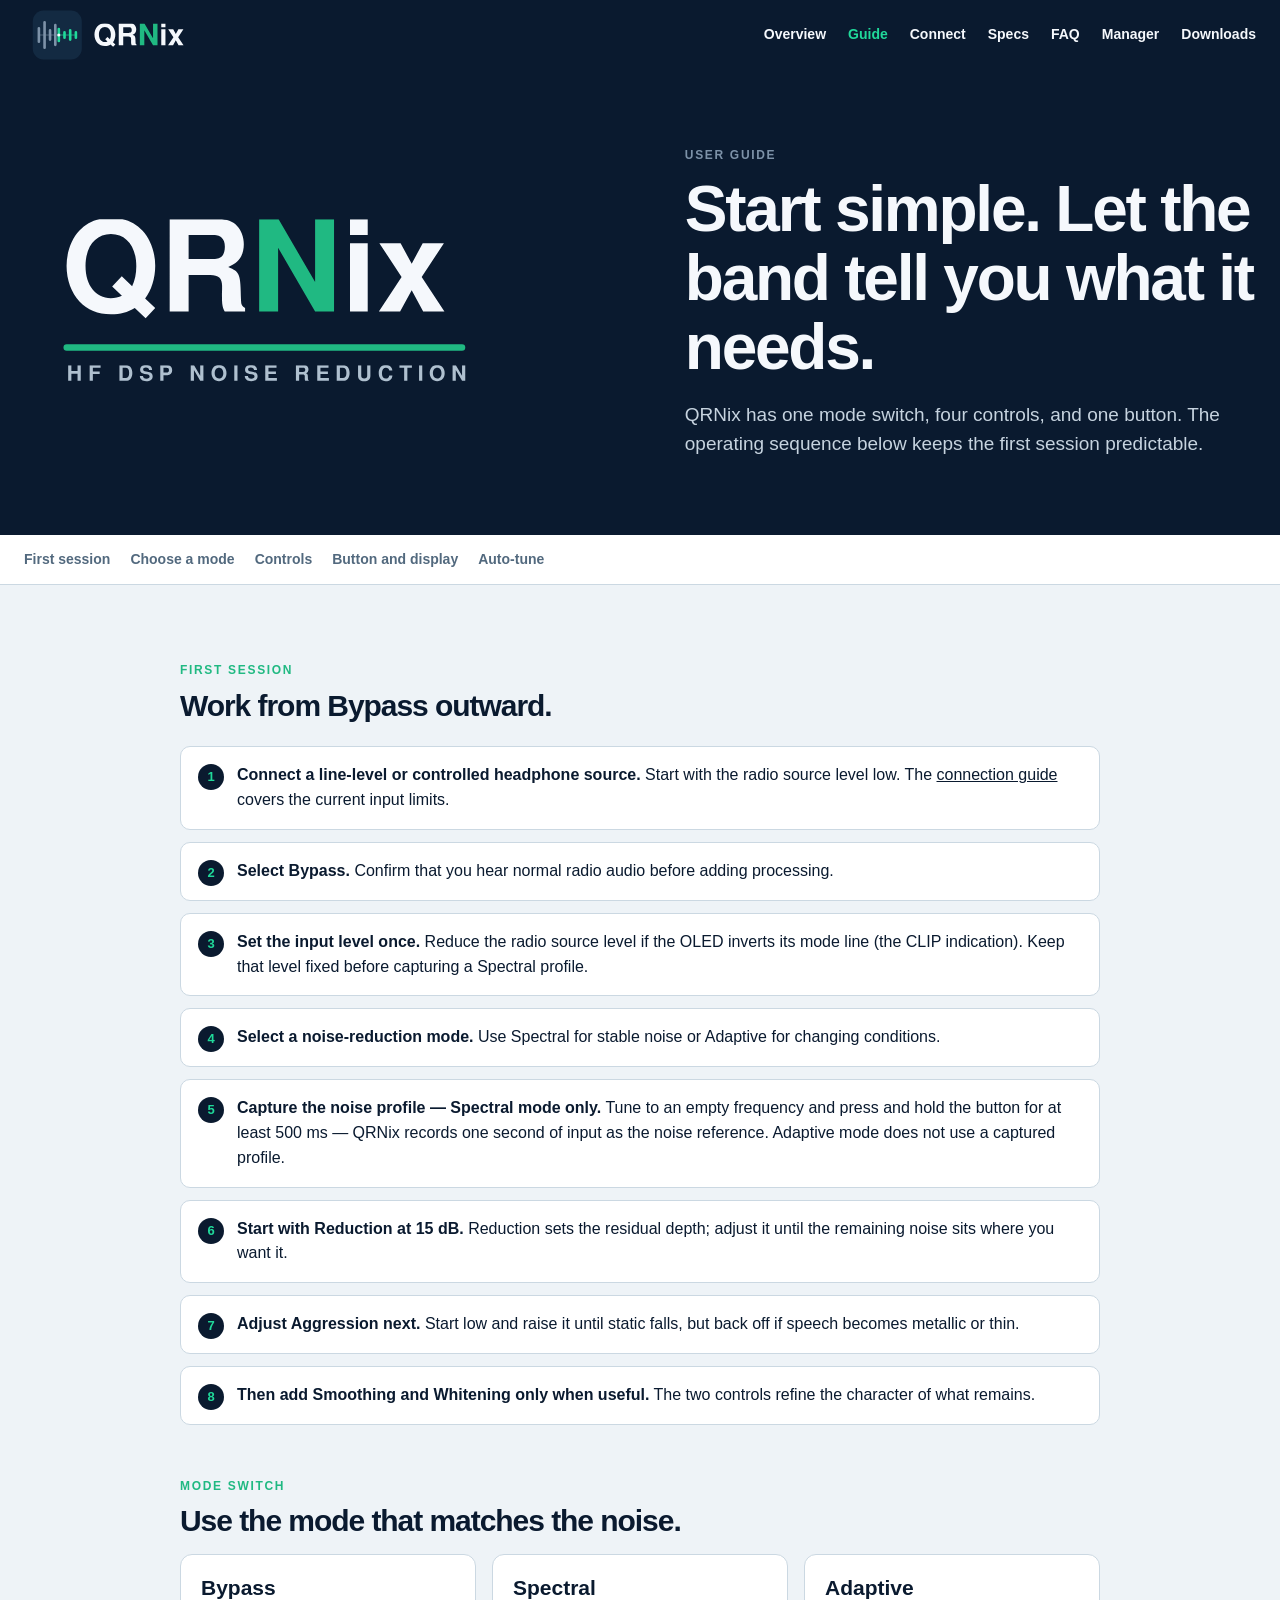
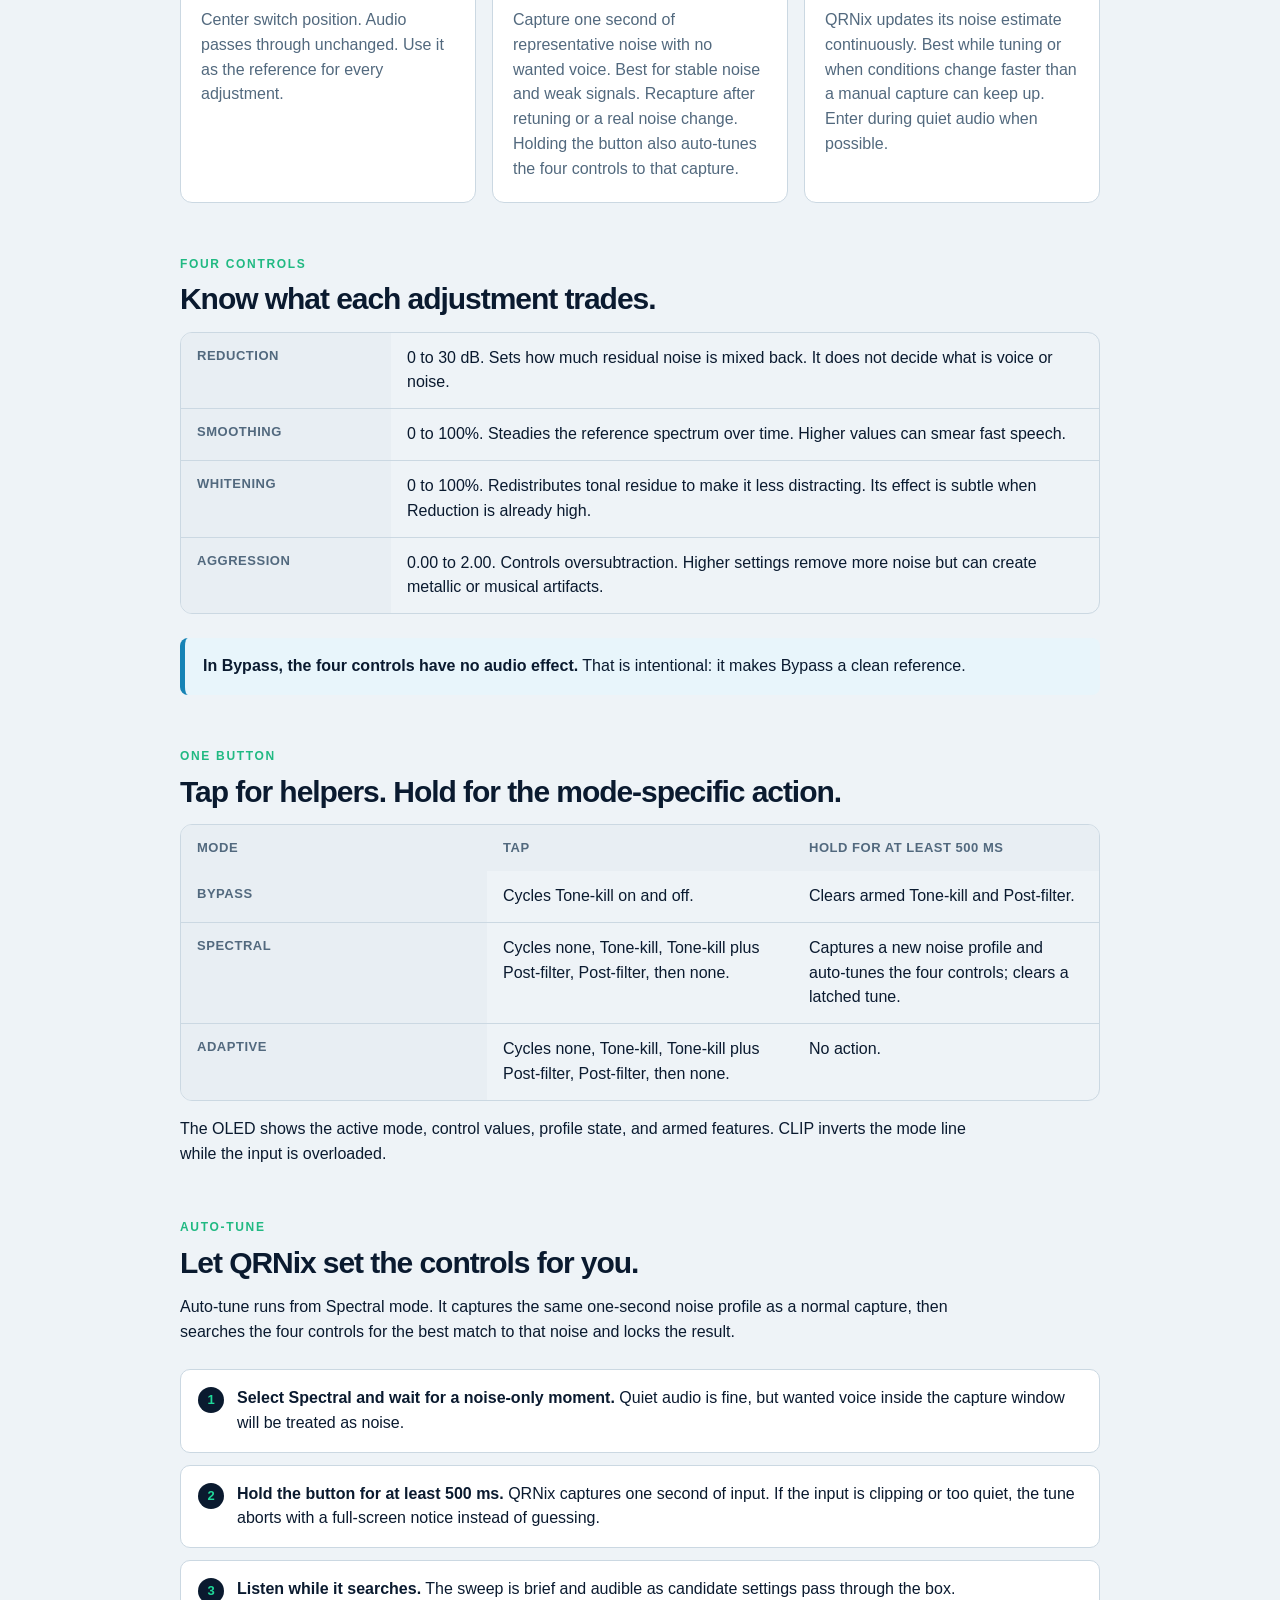
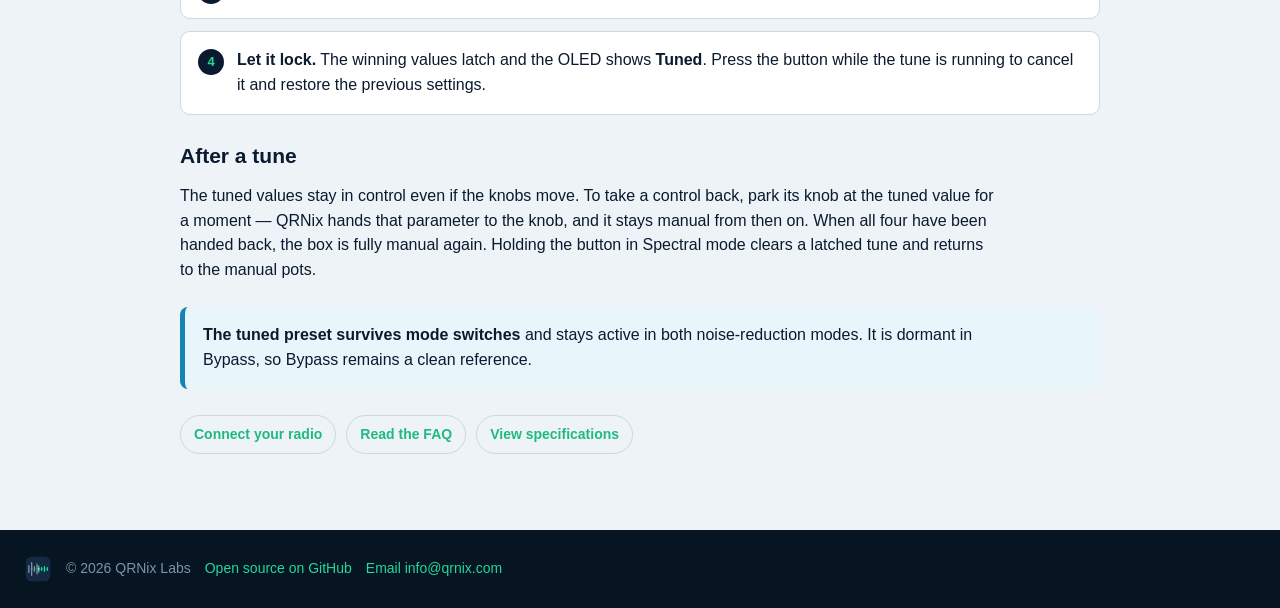
<file: guide.html>
<!doctype html>
<html lang="en">
<head>
  <meta charset="utf-8">
  <meta name="viewport" content="width=device-width, initial-scale=1">
  <title>QRNix User Guide</title>
  <meta name="description" content="Set up and operate QRNix: choose a mode, capture a Spectral profile, tune the four controls, auto-tune, and use the button features.">
  <link rel="icon" type="image/svg+xml" href="assets/qrnix-mark.svg">
  <link rel="stylesheet" href="style.css">
</head>
<body>
<header class="site-header">
  <div class="container header-inner">
    <a href="index.html" class="brand" aria-label="QRNix home"><img src="assets/qrnix-logo-dark-simple.svg" alt="QRNix" width="183" height="70"></a>
    <nav class="nav" aria-label="Primary navigation">
      <a href="index.html">Overview</a>
      <a href="guide.html" aria-current="page">Guide</a>
      <a href="connect.html">Connect</a>
      <a href="specs.html">Specs</a>
      <a href="faq.html">FAQ</a>
      <a href="manager.html">Manager</a>
      <a href="download.html">Downloads</a>
    </nav>
  </div>
</header>

<main>
  <section class="page-hero">
    <div class="container hero-grid">
      <div class="brand-showcase">
        <img src="assets/qrnix-wordmark-dark.svg" alt="QRNix, HF DSP noise reduction">
      </div>
      <div>
        <p class="eyebrow">User guide</p>
        <h1>Start simple. Let the band tell you what it needs.</h1>
        <p>QRNix has one mode switch, four controls, and one button. The operating sequence below keeps the first session predictable.</p>
      </div>
    </div>
  </section>

  <nav class="subnav" aria-label="Guide sections">
    <div class="container subnav-inner">
      <a href="#first-session">First session</a>
      <a href="#choose-a-mode">Choose a mode</a>
      <a href="#controls">Controls</a>
      <a href="#button">Button and display</a>
      <a href="#auto-tune">Auto-tune</a>
    </div>
  </nav>

  <section id="first-session" class="section">
    <div class="container reading">
      <div class="content-block">
        <p class="eyebrow eyebrow-green">First session</p>
        <h2>Work from Bypass outward.</h2>
        <ol class="step-list">
          <li><strong>Connect a line-level or controlled headphone source.</strong> Start with the radio source level low. The <a href="connect.html">connection guide</a> covers the current input limits.</li>
          <li><strong>Select Bypass.</strong> Confirm that you hear normal radio audio before adding processing.</li>
          <li><strong>Set the input level once.</strong> Reduce the radio source level if the OLED inverts its mode line (the CLIP indication). Keep that level fixed before capturing a Spectral profile.</li>
          <li><strong>Select a noise-reduction mode.</strong> Use Spectral for stable noise or Adaptive for changing conditions.</li>
          <li><strong>Capture the noise profile — Spectral mode only.</strong> Tune to an empty frequency and press and hold the button for at least 500 ms — QRNix records one second of input as the noise reference. Adaptive mode does not use a captured profile.</li>
          <li><strong>Start with Reduction at 15 dB.</strong> Reduction sets the residual depth; adjust it until the remaining noise sits where you want it.</li>
          <li><strong>Adjust Aggression next.</strong> Start low and raise it until static falls, but back off if speech becomes metallic or thin.</li>
          <li><strong>Then add Smoothing and Whitening only when useful.</strong> The two controls refine the character of what remains.</li>
        </ol>
      </div>

      <div id="choose-a-mode" class="content-block">
        <p class="eyebrow eyebrow-green">Mode switch</p>
        <h2>Use the mode that matches the noise.</h2>
        <div class="detail-grid">
          <article class="detail-card">
            <h3>Bypass</h3>
            <p>Center switch position. Audio passes through unchanged. Use it as the reference for every adjustment.</p>
          </article>
          <article class="detail-card">
            <h3>Spectral</h3>
            <p>Capture one second of representative noise with no wanted voice. Best for stable noise and weak signals. Recapture after retuning or a real noise change. Holding the button also auto-tunes the four controls to that capture.</p>
          </article>
          <article class="detail-card">
            <h3>Adaptive</h3>
            <p>QRNix updates its noise estimate continuously. Best while tuning or when conditions change faster than a manual capture can keep up. Enter during quiet audio when possible.</p>
          </article>
        </div>
      </div>

      <div id="controls" class="content-block">
        <p class="eyebrow eyebrow-green">Four controls</p>
        <h2>Know what each adjustment trades.</h2>
        <div class="table-wrap">
          <table class="spec-table">
            <tbody>
              <tr><th scope="row">Reduction</th><td>0 to 30 dB. Sets how much residual noise is mixed back. It does not decide what is voice or noise.</td></tr>
              <tr><th scope="row">Smoothing</th><td>0 to 100%. Steadies the reference spectrum over time. Higher values can smear fast speech.</td></tr>
              <tr><th scope="row">Whitening</th><td>0 to 100%. Redistributes tonal residue to make it less distracting. Its effect is subtle when Reduction is already high.</td></tr>
              <tr><th scope="row">Aggression</th><td>0.00 to 2.00. Controls oversubtraction. Higher settings remove more noise but can create metallic or musical artifacts.</td></tr>
            </tbody>
          </table>
        </div>
        <aside class="notice notice-info"><p><strong>In Bypass, the four controls have no audio effect.</strong> That is intentional: it makes Bypass a clean reference.</p></aside>
      </div>

      <div id="button" class="content-block">
        <p class="eyebrow eyebrow-green">One button</p>
        <h2>Tap for helpers. Hold for the mode-specific action.</h2>
        <div class="table-wrap">
          <table class="spec-table">
            <thead><tr><th>Mode</th><th>Tap</th><th>Hold for at least 500 ms</th></tr></thead>
            <tbody>
              <tr><th scope="row">Bypass</th><td>Cycles Tone-kill on and off.</td><td>Clears armed Tone-kill and Post-filter.</td></tr>
              <tr><th scope="row">Spectral</th><td>Cycles none, Tone-kill, Tone-kill plus Post-filter, Post-filter, then none.</td><td>Captures a new noise profile and auto-tunes the four controls; clears a latched tune.</td></tr>
              <tr><th scope="row">Adaptive</th><td>Cycles none, Tone-kill, Tone-kill plus Post-filter, Post-filter, then none.</td><td>No action.</td></tr>
            </tbody>
          </table>
        </div>
        <p>The OLED shows the active mode, control values, profile state, and armed features. CLIP inverts the mode line while the input is overloaded.</p>
      </div>

      <div id="auto-tune" class="content-block">
        <p class="eyebrow eyebrow-green">Auto-tune</p>
        <h2>Let QRNix set the controls for you.</h2>
        <p>Auto-tune runs from Spectral mode. It captures the same one-second noise profile as a normal capture, then searches the four controls for the best match to that noise and locks the result.</p>
        <ol class="step-list">
          <li><strong>Select Spectral and wait for a noise-only moment.</strong> Quiet audio is fine, but wanted voice inside the capture window will be treated as noise.</li>
          <li><strong>Hold the button for at least 500 ms.</strong> QRNix captures one second of input. If the input is clipping or too quiet, the tune aborts with a full-screen notice instead of guessing.</li>
          <li><strong>Listen while it searches.</strong> The sweep is brief and audible as candidate settings pass through the box.</li>
          <li><strong>Let it lock.</strong> The winning values latch and the OLED shows <strong>Tuned</strong>. Press the button while the tune is running to cancel it and restore the previous settings.</li>
        </ol>
        <h3>After a tune</h3>
        <p>The tuned values stay in control even if the knobs move. To take a control back, park its knob at the tuned value for a moment — QRNix hands that parameter to the knob, and it stays manual from then on. When all four have been handed back, the box is fully manual again. Holding the button in Spectral mode clears a latched tune and returns to the manual pots.</p>
        <aside class="notice notice-info"><p><strong>The tuned preset survives mode switches</strong> and stays active in both noise-reduction modes. It is dormant in Bypass, so Bypass remains a clean reference.</p></aside>
      </div>

      <div class="callout-links">
        <a href="connect.html">Connect your radio</a>
        <a href="faq.html">Read the FAQ</a>
        <a href="specs.html">View specifications</a>
      </div>
    </div>
  </section>
</main>

<footer class="site-footer">
  <div class="container footer-inner">
    <img src="assets/qrnix-mark-dark.svg" alt="" width="28" height="28">
    <span>© 2026 QRNix Labs</span>
    <a href="https://github.com/qrnix-labs">Open source on GitHub</a>
    <a href="mailto:info&#64;qrnix&#46;com?subject=Website%20inquiry" target="_blank" rel="noopener">Email info&#64;qrnix&#46;com</a>
  </div>
</footer>
</body>
</html>
</file>
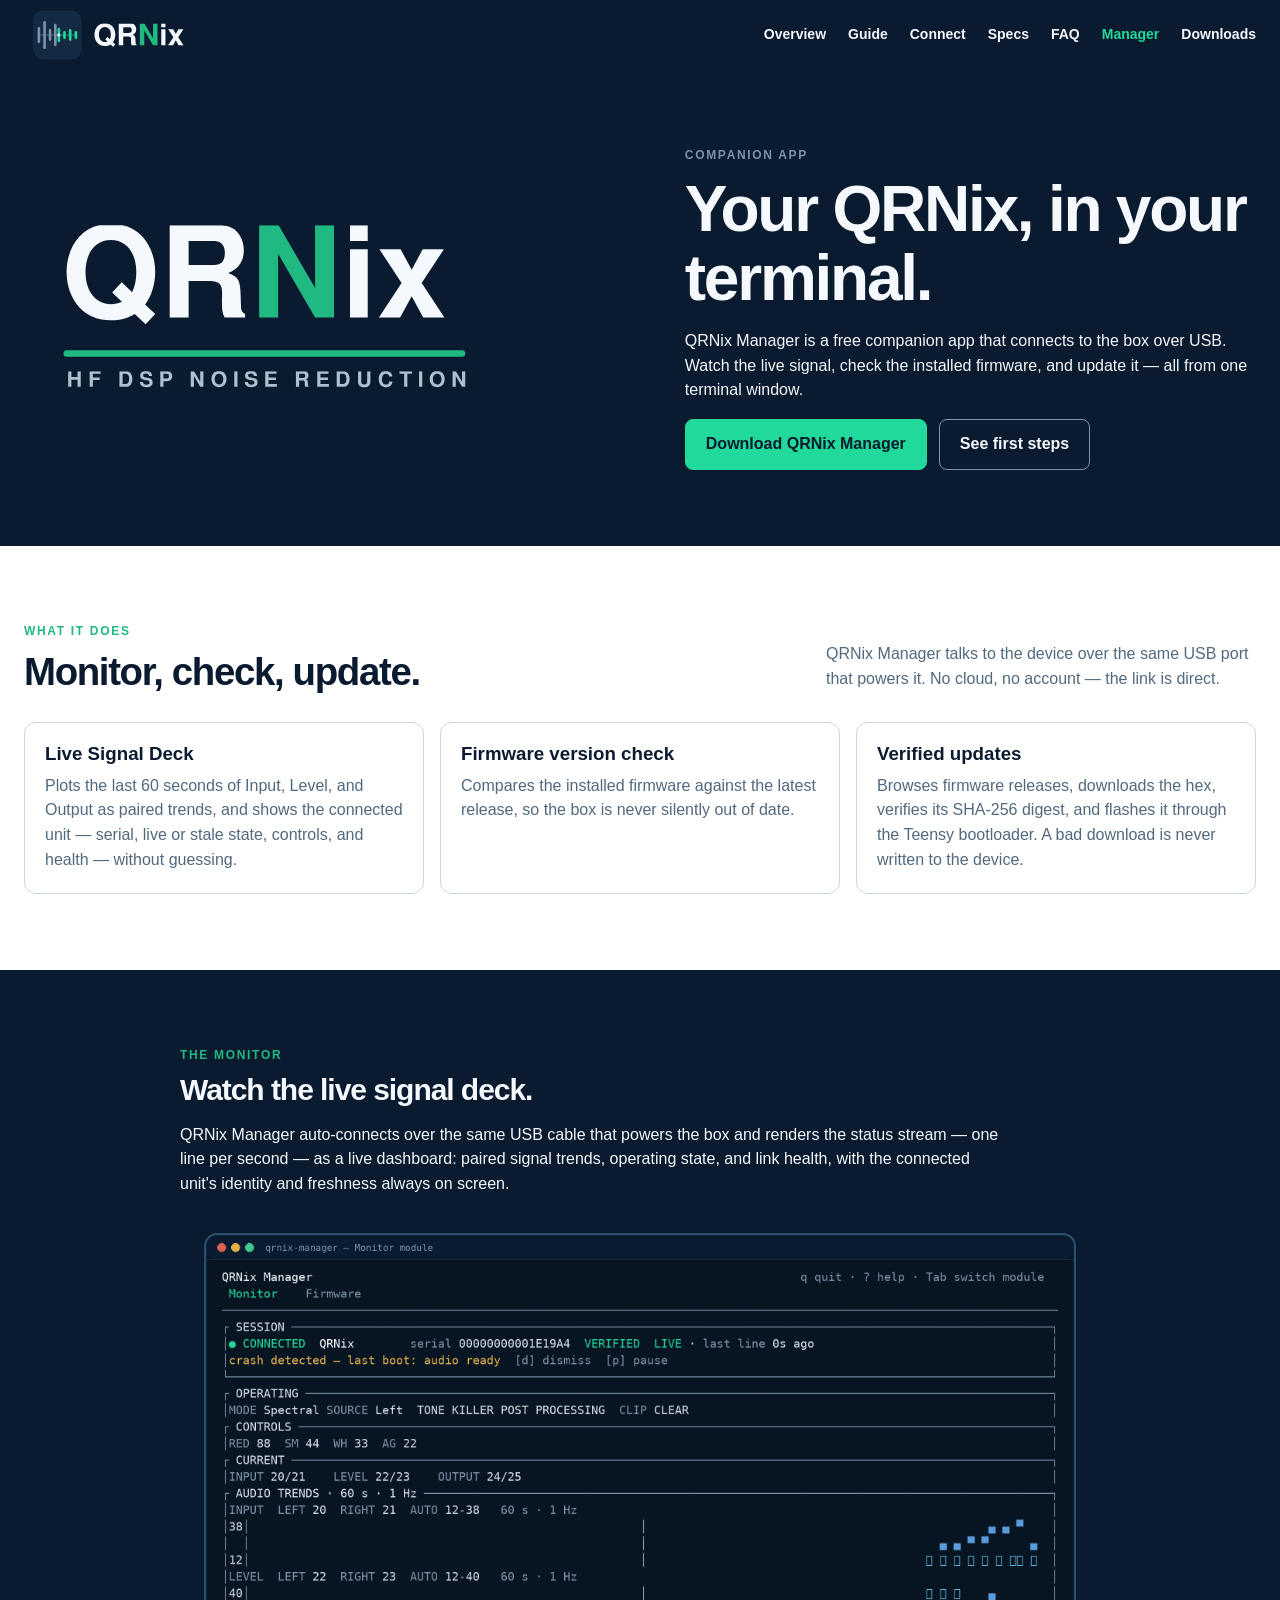
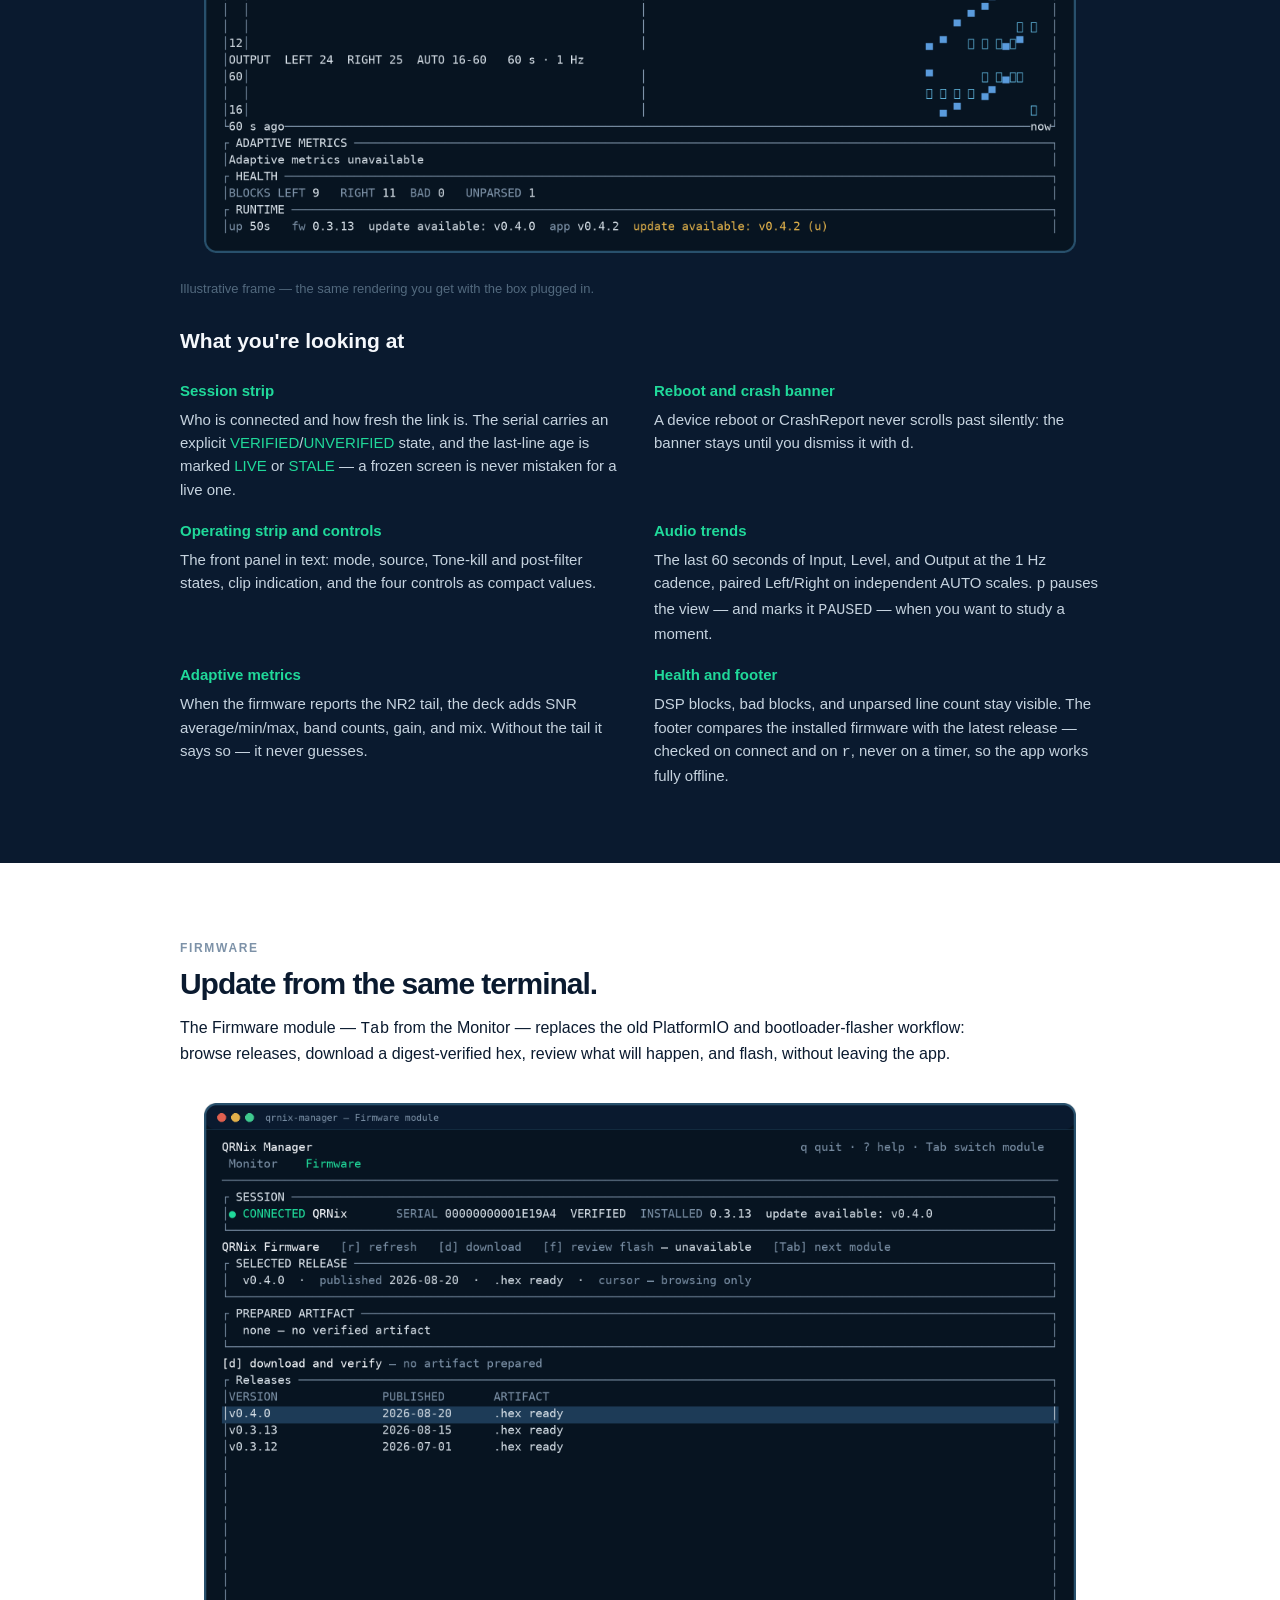
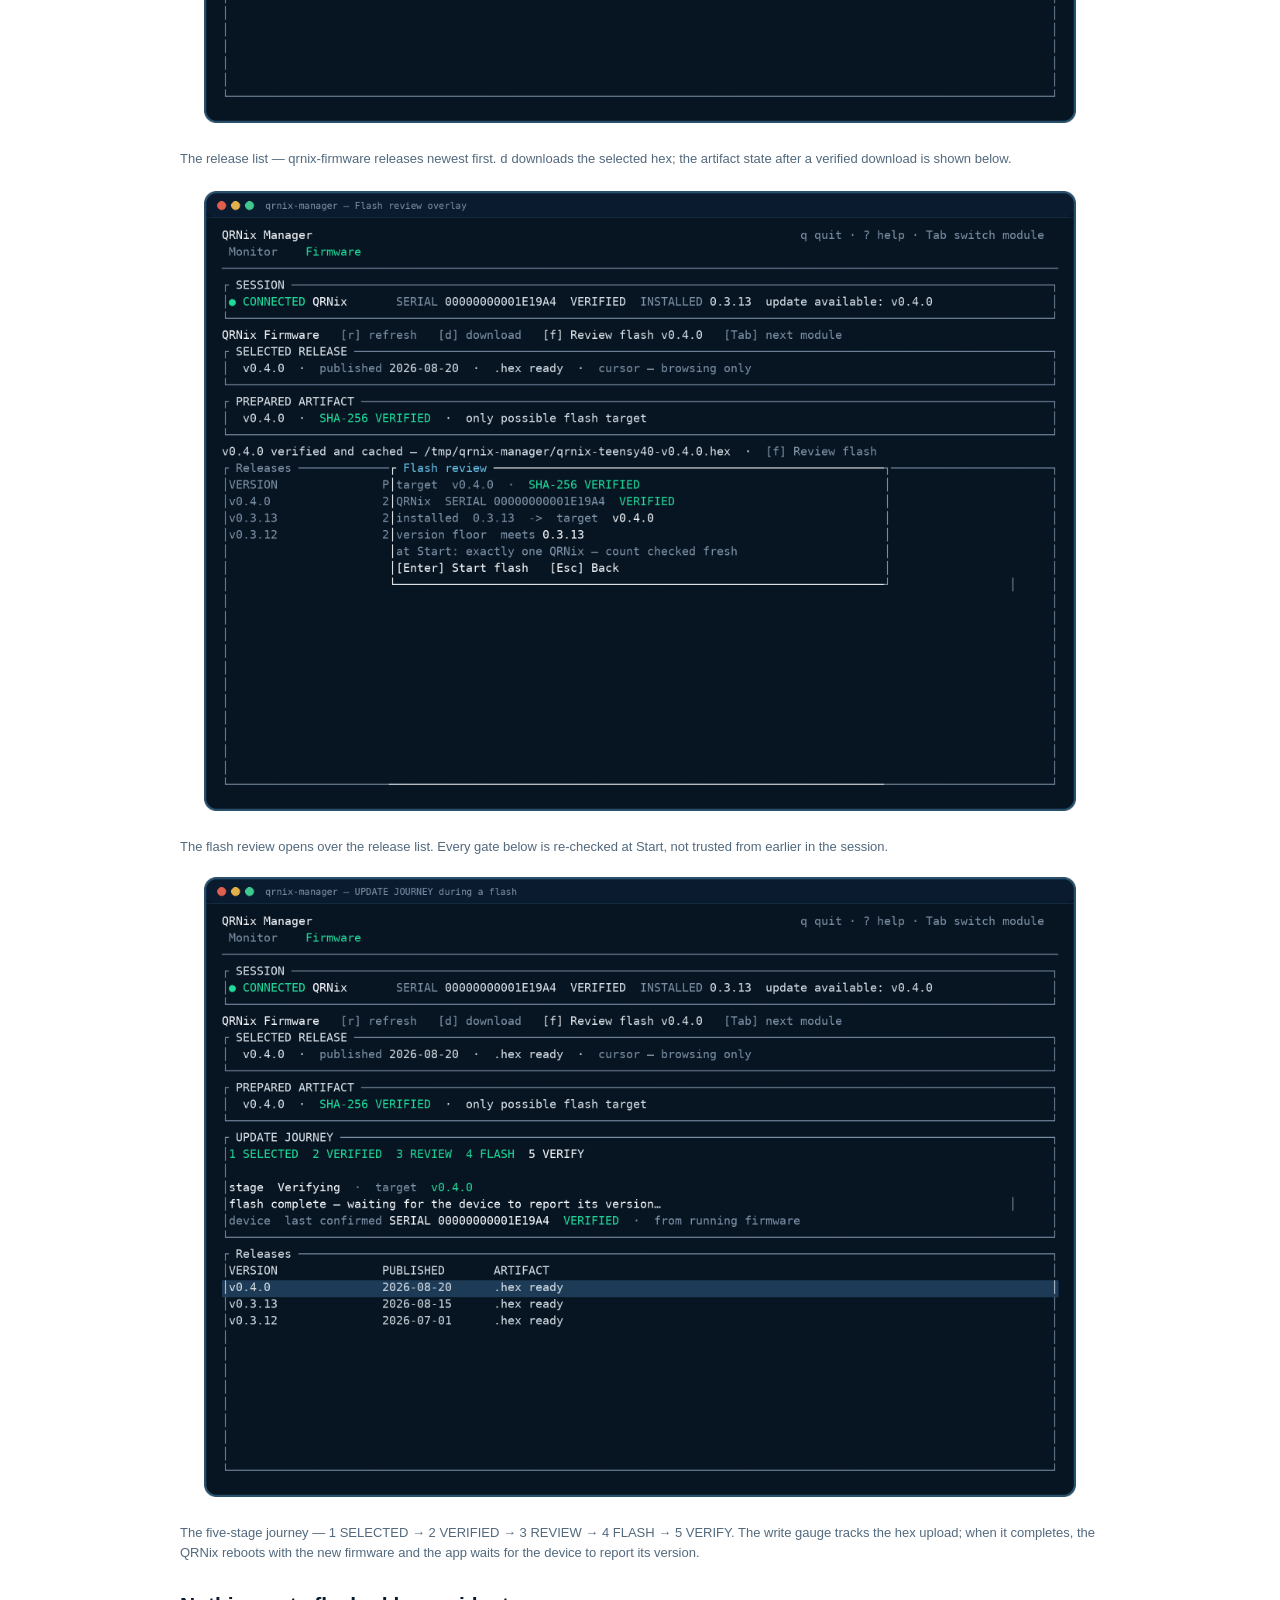
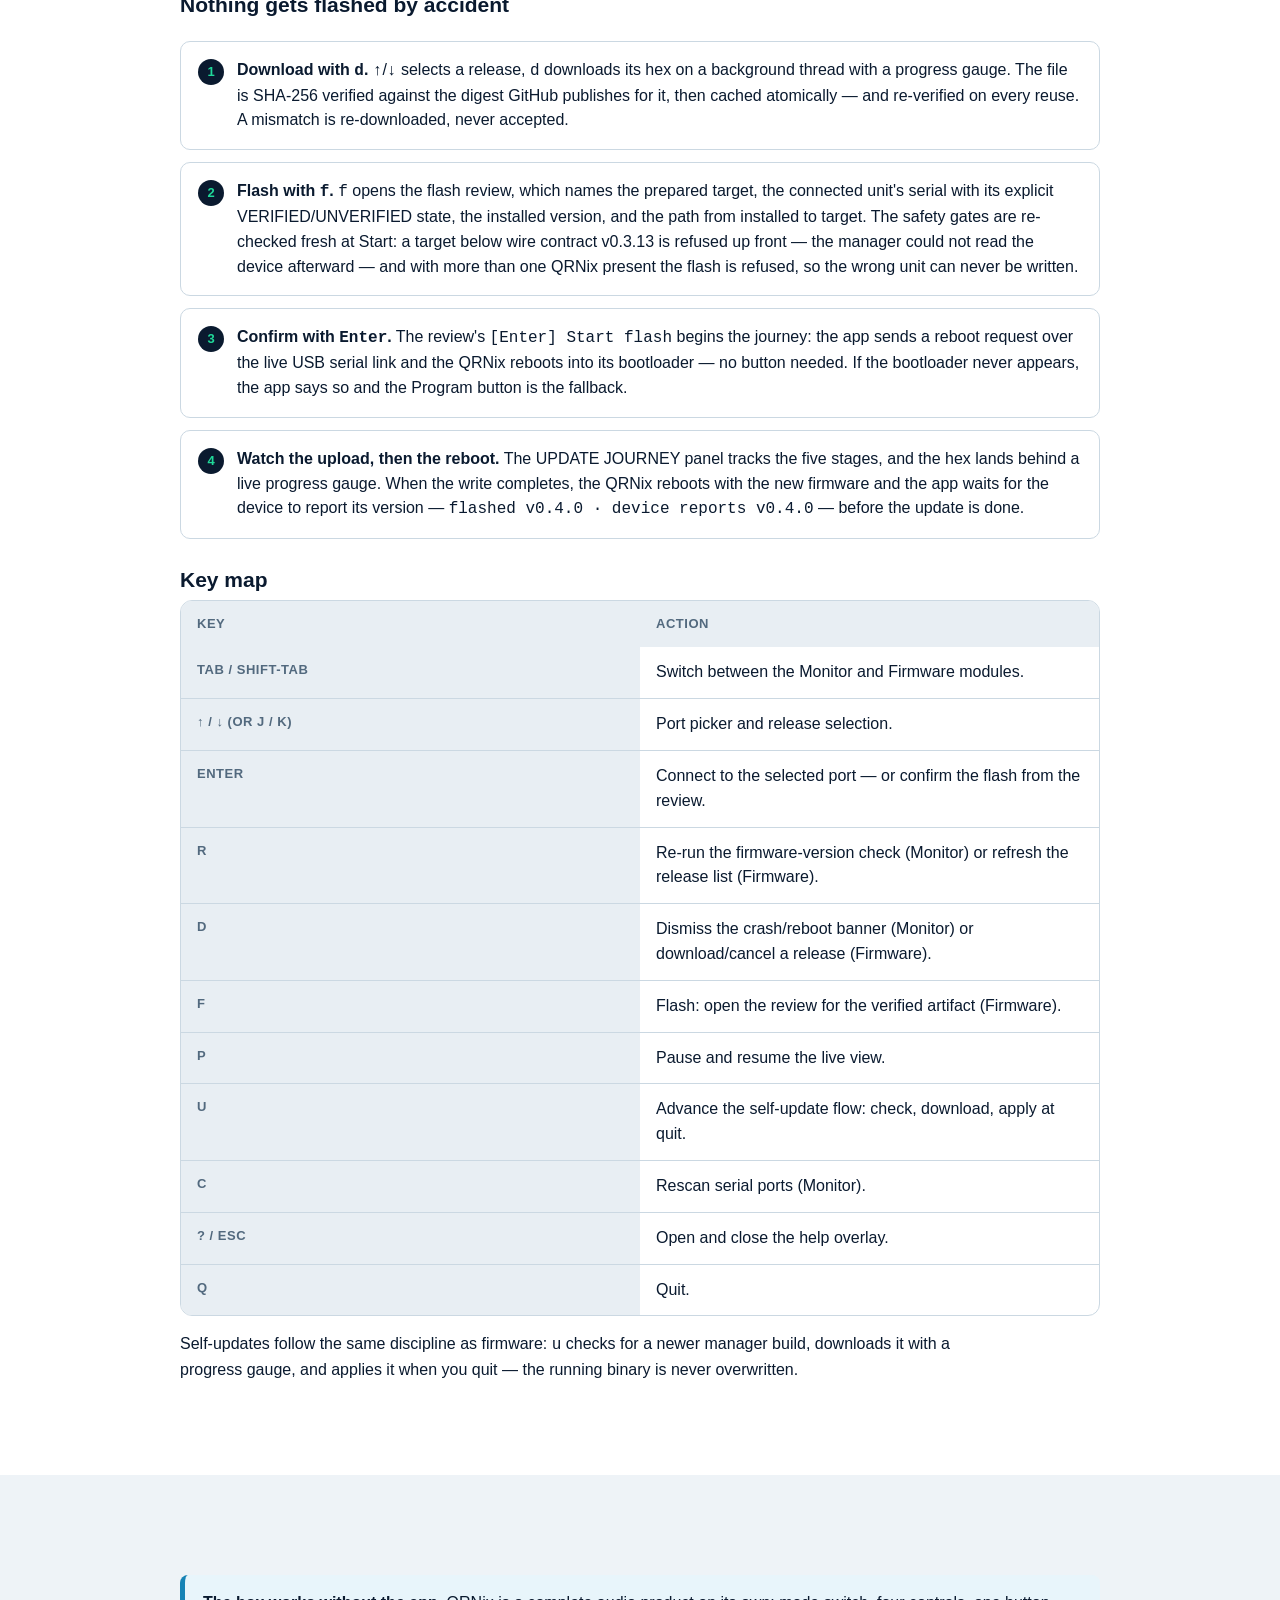
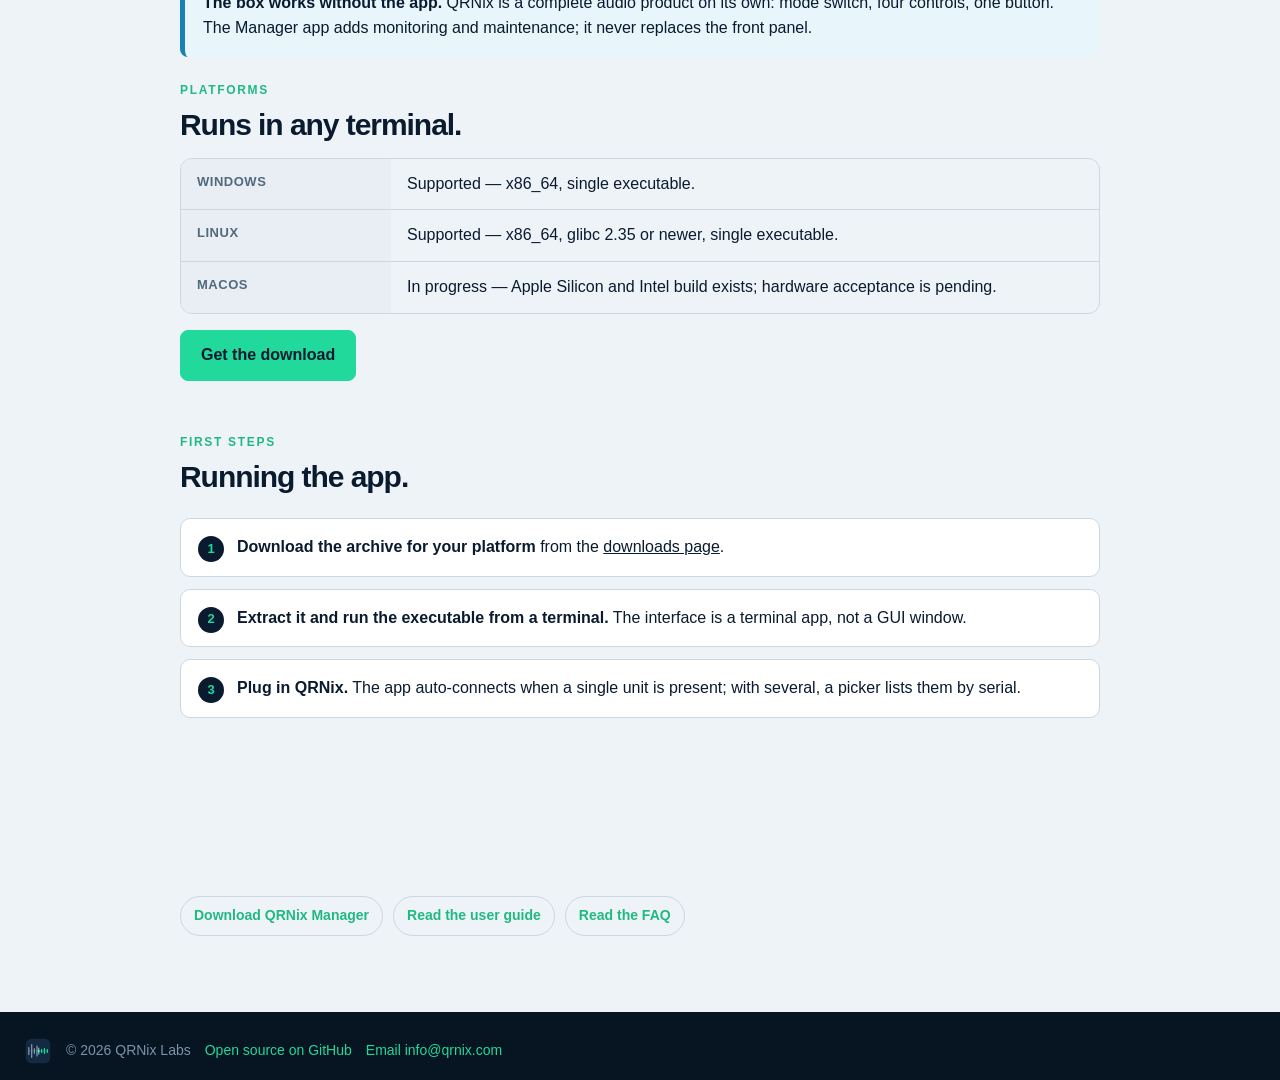
<file: manager.html>
<!doctype html>
<html lang="en">
<head>
  <meta charset="utf-8">
  <meta name="viewport" content="width=device-width, initial-scale=1">
  <title>QRNix Manager | QRNix</title>
  <meta name="description" content="QRNix Manager is a free companion app for the QRNix noise-reduction box: live monitoring, firmware version checks, and verified firmware updates over USB.">
  <link rel="icon" type="image/svg+xml" href="assets/qrnix-mark.svg">
  <link rel="stylesheet" href="style.css">
</head>
<body>
<header class="site-header">
  <div class="container header-inner">
    <a href="index.html" class="brand" aria-label="QRNix home"><img src="assets/qrnix-logo-dark-simple.svg" alt="QRNix" width="183" height="70"></a>
    <nav class="nav" aria-label="Primary navigation">
      <a href="index.html">Overview</a>
      <a href="guide.html">Guide</a>
      <a href="connect.html">Connect</a>
      <a href="specs.html">Specs</a>
      <a href="faq.html">FAQ</a>
      <a href="manager.html" aria-current="page">Manager</a>
      <a href="download.html">Downloads</a>
    </nav>
  </div>
</header>

<main>
  <section class="page-hero">
    <div class="container hero-grid">
      <div class="brand-showcase">
        <img src="assets/qrnix-wordmark-dark.svg" alt="QRNix, HF DSP noise reduction">
      </div>
      <div>
        <p class="eyebrow">Companion app</p>
        <h1>Your QRNix, in your terminal.</h1>
        <p>QRNix Manager is a free companion app that connects to the box over USB. Watch the live signal, check the installed firmware, and update it — all from one terminal window.</p>
        <div class="cta-row">
          <a class="btn" href="download.html">Download QRNix Manager</a>
          <a class="btn btn-ghost" href="#first-steps">See first steps</a>
        </div>
      </div>
    </div>
  </section>

  <section class="section section-soft">
    <div class="container">
      <div class="section-heading">
        <div>
          <p class="eyebrow eyebrow-green">What it does</p>
          <h2>Monitor, check, update.</h2>
        </div>
        <p>QRNix Manager talks to the device over the same USB port that powers it. No cloud, no account — the link is direct.</p>
      </div>
      <div class="detail-grid">
        <article class="detail-card">
          <h3>Live Signal Deck</h3>
          <p>Plots the last 60 seconds of Input, Level, and Output as paired trends, and shows the connected unit — serial, live or stale state, controls, and health — without guessing.</p>
        </article>
        <article class="detail-card">
          <h3>Firmware version check</h3>
          <p>Compares the installed firmware against the latest release, so the box is never silently out of date.</p>
        </article>
        <article class="detail-card">
          <h3>Verified updates</h3>
          <p>Browses firmware releases, downloads the hex, verifies its SHA-256 digest, and flashes it through the Teensy bootloader. A bad download is never written to the device.</p>
        </article>
      </div>
    </div>
  </section>

  <section class="section section-dark" id="monitor">
    <div class="container reading">
      <div class="content-block">
        <p class="eyebrow eyebrow-green">The Monitor</p>
        <h2>Watch the live signal deck.</h2>
        <p>QRNix Manager auto-connects over the same USB cable that powers the box and renders the status stream — one line per second — as a live dashboard: paired signal trends, operating state, and link health, with the connected unit's identity and freshness always on screen.</p>
      </div>
<div class="term-shot-wrap">
<img class="term-shot" src="assets/manager/monitor-v4.png" alt="QRNix Manager monitor: session strip, operating and controls, 60-second signal trends, adaptive metrics, health, and runtime footer" width="1080">
</div>
      <p class="term-note">Illustrative frame — the same rendering you get with the box plugged in.</p>
      <div class="content-block">
        <h3>What you're looking at</h3>
        <div class="legend-grid">
          <div class="legend-item">
            <h4>Session strip</h4>
            <p>Who is connected and how fresh the link is. The serial carries an explicit <span class="t-green">VERIFIED</span>/<span class="t-green">UNVERIFIED</span> state, and the last-line age is marked <span class="t-green">LIVE</span> or <span class="t-green">STALE</span> — a frozen screen is never mistaken for a live one.</p>
          </div>
          <div class="legend-item">
            <h4>Reboot and crash banner</h4>
            <p>A device reboot or CrashReport never scrolls past silently: the banner stays until you dismiss it with <code>d</code>.</p>
          </div>
          <div class="legend-item">
            <h4>Operating strip and controls</h4>
            <p>The front panel in text: mode, source, Tone-kill and post-filter states, clip indication, and the four controls as compact values.</p>
          </div>
          <div class="legend-item">
            <h4>Audio trends</h4>
            <p>The last 60 seconds of Input, Level, and Output at the 1 Hz cadence, paired Left/Right on independent AUTO scales. <code>p</code> pauses the view — and marks it <code>PAUSED</code> — when you want to study a moment.</p>
          </div>
          <div class="legend-item">
            <h4>Adaptive metrics</h4>
            <p>When the firmware reports the NR2 tail, the deck adds SNR average/min/max, band counts, gain, and mix. Without the tail it says so — it never guesses.</p>
          </div>
          <div class="legend-item">
            <h4>Health and footer</h4>
            <p>DSP blocks, bad blocks, and unparsed line count stay visible. The footer compares the installed firmware with the latest release — checked on connect and on <code>r</code>, never on a timer, so the app works fully offline.</p>
          </div>
        </div>
      </div>
    </div>
  </section>

  <section class="section section-soft" id="firmware">
    <div class="container reading">
      <div class="content-block">
        <p class="eyebrow">Firmware</p>
        <h2>Update from the same terminal.</h2>
        <p>The Firmware module — <code>Tab</code> from the Monitor — replaces the old PlatformIO and bootloader-flasher workflow: browse releases, download a digest-verified hex, review what will happen, and flash, without leaving the app.</p>
      </div>
<div class="term-shot-wrap">
<img class="term-shot" src="assets/manager/firmware-v4.png" alt="QRNix Manager firmware module: release list with the selected release highlighted" width="1080">
</div>
      <p class="term-note">The release list — qrnix-firmware releases newest first. <code>d</code> downloads the selected hex; the artifact state after a verified download is shown below.</p>
<div class="term-shot-wrap">
<img class="term-shot" src="assets/manager/review-v4.png" alt="QRNix Manager flash review: the digest-verified target and unit identity before flashing" width="1080">
</div>
      <p class="term-note">The flash review opens over the release list. Every gate below is re-checked at Start, not trusted from earlier in the session.</p>
<div class="term-shot-wrap">
<img class="term-shot" src="assets/manager/journey-v4.png" alt="QRNix Manager update journey: the five flash stages with the post-flash verification running" width="1080">
</div>
      <p class="term-note">The five-stage journey — 1 SELECTED → 2 VERIFIED → 3 REVIEW → 4 FLASH → 5 VERIFY. The write gauge tracks the hex upload; when it completes, the QRNix reboots with the new firmware and the app waits for the device to report its version.</p>
      <div class="content-block">
        <h3>Nothing gets flashed by accident</h3>
        <ol class="step-list">
          <li><strong>Download with <code>d</code>.</strong> <code>↑</code>/<code>↓</code> selects a release, <code>d</code> downloads its hex on a background thread with a progress gauge. The file is SHA-256 verified against the digest GitHub publishes for it, then cached atomically — and re-verified on every reuse. A mismatch is re-downloaded, never accepted.</li>
          <li><strong>Flash with <code>f</code>.</strong> <code>f</code> opens the flash review, which names the prepared target, the connected unit's serial with its explicit VERIFIED/UNVERIFIED state, the installed version, and the path from installed to target. The safety gates are re-checked fresh at Start: a target below wire contract v0.3.13 is refused up front — the manager could not read the device afterward — and with more than one QRNix present the flash is refused, so the wrong unit can never be written.</li>
          <li><strong>Confirm with <code>Enter</code>.</strong> The review's <code>[Enter] Start flash</code> begins the journey: the app sends a reboot request over the live USB serial link and the QRNix reboots into its bootloader — no button needed. If the bootloader never appears, the app says so and the Program button is the fallback.</li>
          <li><strong>Watch the upload, then the reboot.</strong> The UPDATE JOURNEY panel tracks the five stages, and the hex lands behind a live progress gauge. When the write completes, the QRNix reboots with the new firmware and the app waits for the device to report its version — <code>flashed v0.4.0 · device reports v0.4.0</code> — before the update is done.</li>
        </ol>
        <h3>Key map</h3>
        <div class="table-wrap">
          <table class="spec-table">
            <thead><tr><th>Key</th><th>Action</th></tr></thead>
            <tbody>
              <tr><th scope="row">Tab / Shift-Tab</th><td>Switch between the Monitor and Firmware modules.</td></tr>
              <tr><th scope="row">↑ / ↓ (or j / k)</th><td>Port picker and release selection.</td></tr>
              <tr><th scope="row">Enter</th><td>Connect to the selected port — or confirm the flash from the review.</td></tr>
              <tr><th scope="row">r</th><td>Re-run the firmware-version check (Monitor) or refresh the release list (Firmware).</td></tr>
              <tr><th scope="row">d</th><td>Dismiss the crash/reboot banner (Monitor) or download/cancel a release (Firmware).</td></tr>
              <tr><th scope="row">f</th><td>Flash: open the review for the verified artifact (Firmware).</td></tr>
              <tr><th scope="row">p</th><td>Pause and resume the live view.</td></tr>
              <tr><th scope="row">u</th><td>Advance the self-update flow: check, download, apply at quit.</td></tr>
              <tr><th scope="row">c</th><td>Rescan serial ports (Monitor).</td></tr>
              <tr><th scope="row">? / Esc</th><td>Open and close the help overlay.</td></tr>
              <tr><th scope="row">q</th><td>Quit.</td></tr>
            </tbody>
          </table>
        </div>
        <p>Self-updates follow the same discipline as firmware: <code>u</code> checks for a newer manager build, downloads it with a progress gauge, and applies it when you quit — the running binary is never overwritten.</p>
      </div>
    </div>
  </section>

  <section class="section">
    <div class="container reading">
      <aside class="notice notice-info">
        <p><strong>The box works without the app.</strong> QRNix is a complete audio product on its own: mode switch, four controls, one button. The Manager app adds monitoring and maintenance; it never replaces the front panel.</p>
      </aside>
      <div class="content-block">
        <p class="eyebrow eyebrow-green">Platforms</p>
        <h2>Runs in any terminal.</h2>
        <div class="table-wrap">
          <table class="spec-table">
            <tbody>
              <tr><th scope="row">Windows</th><td>Supported — x86_64, single executable.</td></tr>
              <tr><th scope="row">Linux</th><td>Supported — x86_64, glibc 2.35 or newer, single executable.</td></tr>
              <tr><th scope="row">macOS</th><td>In progress — Apple Silicon and Intel build exists; hardware acceptance is pending.</td></tr>
            </tbody>
          </table>
        </div>
        <p><a class="btn" href="download.html">Get the download</a></p>
      </div>
      <div id="first-steps" class="content-block">
        <p class="eyebrow eyebrow-green">First steps</p>
        <h2>Running the app.</h2>
        <ol class="step-list">
          <li><strong>Download the archive for your platform</strong> from the <a href="download.html">downloads page</a>.</li>
          <li><strong>Extract it and run the executable from a terminal.</strong> The interface is a terminal app, not a GUI window.</li>
          <li><strong>Plug in QRNix.</strong> The app auto-connects when a single unit is present; with several, a picker lists them by serial.</li>
        </ol>
      </div>
    </div>
  </section>

  <div class="section">
    <div class="container reading">
      <div class="callout-links">
        <a href="download.html">Download QRNix Manager</a>
        <a href="guide.html">Read the user guide</a>
        <a href="faq.html">Read the FAQ</a>
      </div>
    </div>
  </div>
</main>

<footer class="site-footer">
  <div class="container footer-inner">
    <img src="assets/qrnix-mark-dark.svg" alt="" width="28" height="28">
    <span>© 2026 QRNix Labs</span>
    <a href="https://github.com/qrnix-labs">Open source on GitHub</a>
    <a href="mailto:info&#64;qrnix&#46;com?subject=Website%20inquiry" target="_blank" rel="noopener">Email info&#64;qrnix&#46;com</a>
  </div>
</footer>
</body>
</html>
</file>
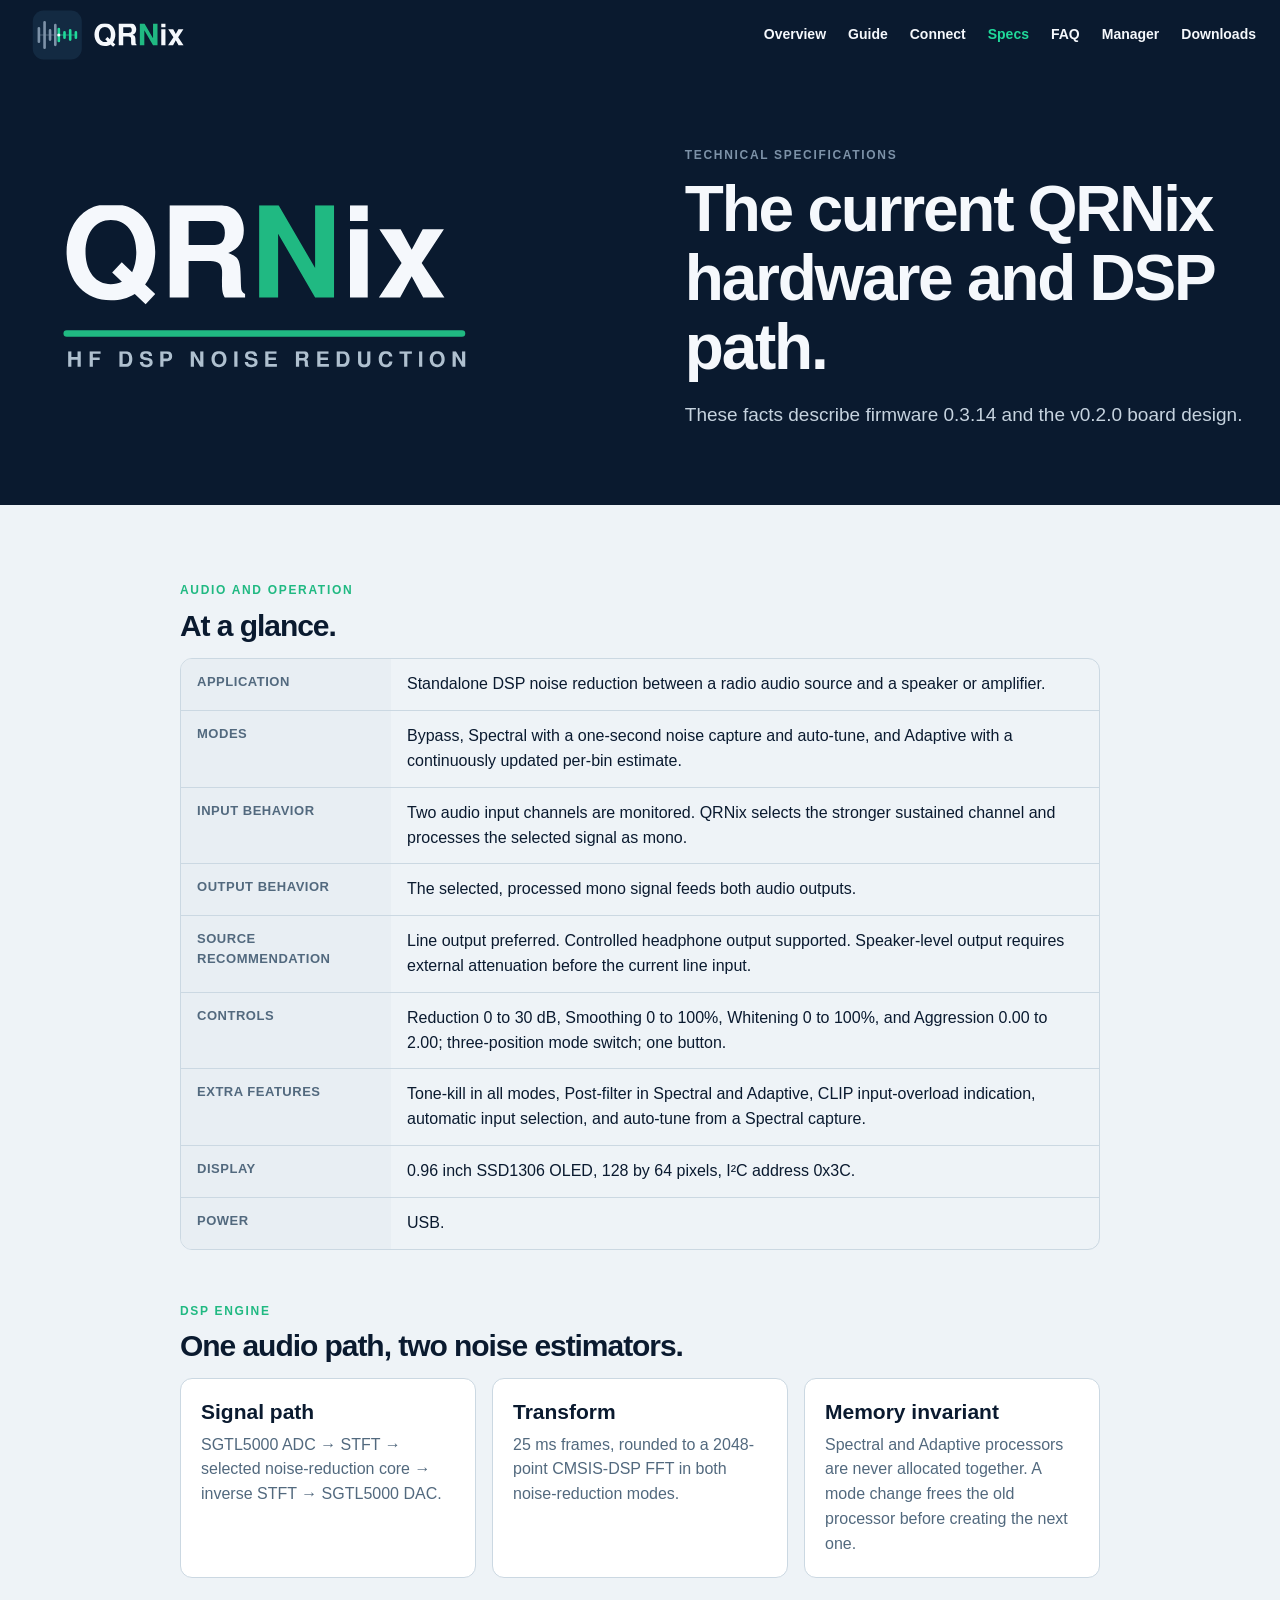
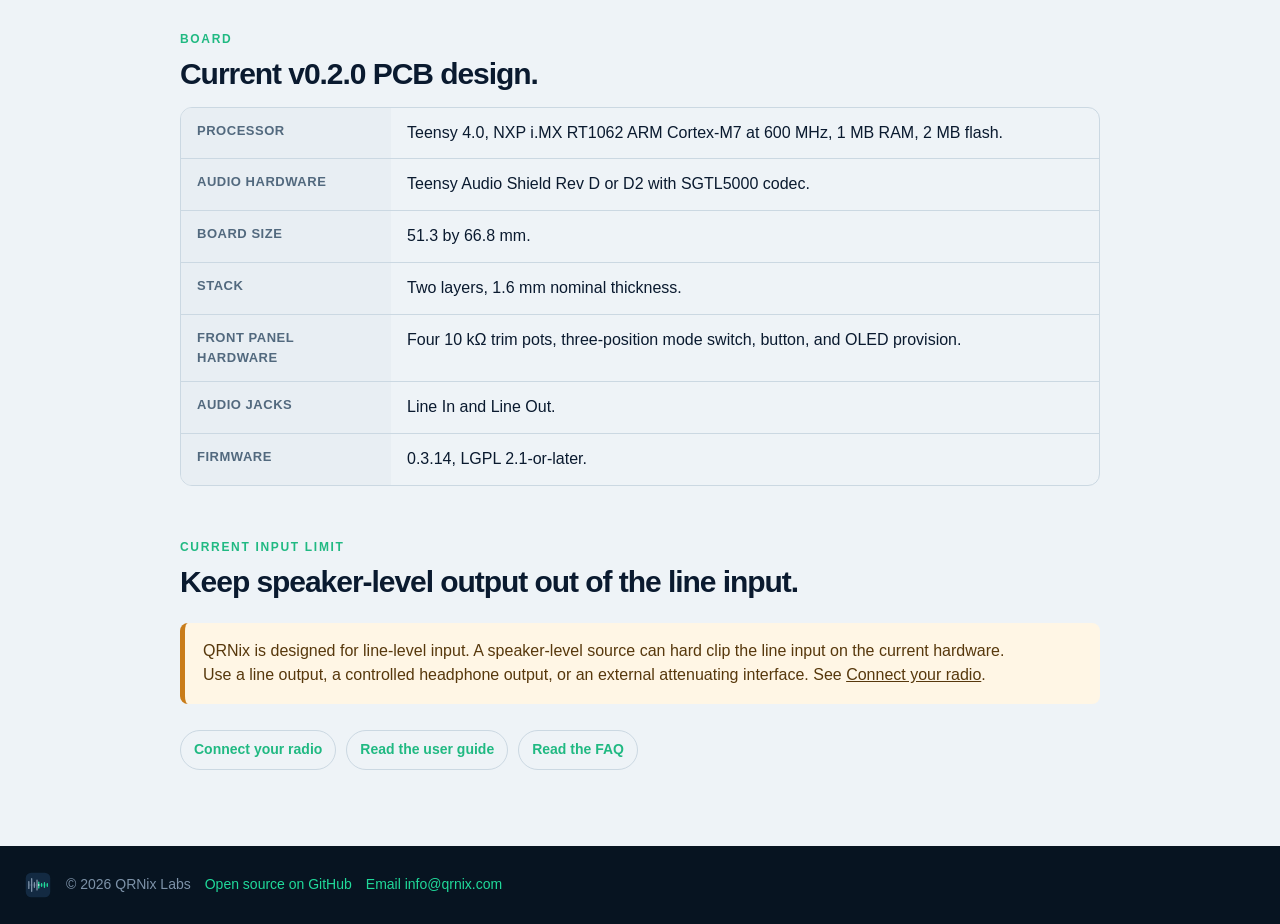
<file: specs.html>
<!doctype html>
<html lang="en">
<head>
  <meta charset="utf-8">
  <meta name="viewport" content="width=device-width, initial-scale=1">
  <title>Technical Specifications | QRNix</title>
  <meta name="description" content="Current QRNix technical specifications: DSP path, modes, controls, display, board, firmware, and input limits.">
  <link rel="icon" type="image/svg+xml" href="assets/qrnix-mark.svg">
  <link rel="stylesheet" href="style.css">
</head>
<body>
<header class="site-header">
  <div class="container header-inner">
    <a href="index.html" class="brand" aria-label="QRNix home"><img src="assets/qrnix-logo-dark-simple.svg" alt="QRNix" width="183" height="70"></a>
    <nav class="nav" aria-label="Primary navigation">
      <a href="index.html">Overview</a>
      <a href="guide.html">Guide</a>
      <a href="connect.html">Connect</a>
      <a href="specs.html" aria-current="page">Specs</a>
      <a href="faq.html">FAQ</a>
      <a href="manager.html">Manager</a>
      <a href="download.html">Downloads</a>
    </nav>
  </div>
</header>

<main>
  <section class="page-hero">
    <div class="container hero-grid">
      <div class="brand-showcase">
        <img src="assets/qrnix-wordmark-dark.svg" alt="QRNix, HF DSP noise reduction">
      </div>
      <div>
        <p class="eyebrow">Technical specifications</p>
        <h1>The current QRNix hardware and DSP path.</h1>
        <p>These facts describe firmware 0.3.14 and the v0.2.0 board design.</p>
      </div>
    </div>
  </section>

  <section class="section">
    <div class="container reading">
      <div class="content-block">
        <p class="eyebrow eyebrow-green">Audio and operation</p>
        <h2>At a glance.</h2>
        <div class="table-wrap">
          <table class="spec-table">
            <tbody>
              <tr><th scope="row">Application</th><td>Standalone DSP noise reduction between a radio audio source and a speaker or amplifier.</td></tr>
              <tr><th scope="row">Modes</th><td>Bypass, Spectral with a one-second noise capture and auto-tune, and Adaptive with a continuously updated per-bin estimate.</td></tr>
              <tr><th scope="row">Input behavior</th><td>Two audio input channels are monitored. QRNix selects the stronger sustained channel and processes the selected signal as mono.</td></tr>
              <tr><th scope="row">Output behavior</th><td>The selected, processed mono signal feeds both audio outputs.</td></tr>
              <tr><th scope="row">Source recommendation</th><td>Line output preferred. Controlled headphone output supported. Speaker-level output requires external attenuation before the current line input.</td></tr>
              <tr><th scope="row">Controls</th><td>Reduction 0 to 30 dB, Smoothing 0 to 100%, Whitening 0 to 100%, and Aggression 0.00 to 2.00; three-position mode switch; one button.</td></tr>
              <tr><th scope="row">Extra features</th><td>Tone-kill in all modes, Post-filter in Spectral and Adaptive, CLIP input-overload indication, automatic input selection, and auto-tune from a Spectral capture.</td></tr>
              <tr><th scope="row">Display</th><td>0.96 inch SSD1306 OLED, 128 by 64 pixels, I²C address 0x3C.</td></tr>
              <tr><th scope="row">Power</th><td>USB.</td></tr>
            </tbody>
          </table>
        </div>
      </div>

      <div class="content-block">
        <p class="eyebrow eyebrow-green">DSP engine</p>
        <h2>One audio path, two noise estimators.</h2>
        <div class="detail-grid">
          <article class="detail-card"><h3>Signal path</h3><p>SGTL5000 ADC → STFT → selected noise-reduction core → inverse STFT → SGTL5000 DAC.</p></article>
          <article class="detail-card"><h3>Transform</h3><p>25 ms frames, rounded to a 2048-point CMSIS-DSP FFT in both noise-reduction modes.</p></article>
          <article class="detail-card"><h3>Memory invariant</h3><p>Spectral and Adaptive processors are never allocated together. A mode change frees the old processor before creating the next one.</p></article>
        </div>
      </div>

      <div class="content-block">
        <p class="eyebrow eyebrow-green">Board</p>
        <h2>Current v0.2.0 PCB design.</h2>
        <div class="table-wrap">
          <table class="spec-table">
            <tbody>
              <tr><th scope="row">Processor</th><td>Teensy 4.0, NXP i.MX RT1062 ARM Cortex-M7 at 600 MHz, 1 MB RAM, 2 MB flash.</td></tr>
              <tr><th scope="row">Audio hardware</th><td>Teensy Audio Shield Rev D or D2 with SGTL5000 codec.</td></tr>
              <tr><th scope="row">Board size</th><td>51.3 by 66.8 mm.</td></tr>
              <tr><th scope="row">Stack</th><td>Two layers, 1.6 mm nominal thickness.</td></tr>
              <tr><th scope="row">Front panel hardware</th><td>Four 10 kΩ trim pots, three-position mode switch, button, and OLED provision.</td></tr>
              <tr><th scope="row">Audio jacks</th><td>Line In and Line Out.</td></tr>
              <tr><th scope="row">Firmware</th><td>0.3.14, LGPL 2.1-or-later.</td></tr>
            </tbody>
          </table>
        </div>
      </div>

      <div class="content-block">
        <p class="eyebrow eyebrow-green">Current input limit</p>
        <h2>Keep speaker-level output out of the line input.</h2>
        <aside class="notice notice-warn"><p>QRNix is designed for line-level input. A speaker-level source can hard clip the line input on the current hardware. Use a line output, a controlled headphone output, or an external attenuating interface. See <a href="connect.html">Connect your radio</a>.</p></aside>
      </div>

      <div class="callout-links">
        <a href="connect.html">Connect your radio</a>
        <a href="guide.html">Read the user guide</a>
        <a href="faq.html">Read the FAQ</a>
      </div>
    </div>
  </section>
</main>

<footer class="site-footer">
  <div class="container footer-inner">
    <img src="assets/qrnix-mark-dark.svg" alt="" width="28" height="28">
    <span>© 2026 QRNix Labs</span>
    <a href="https://github.com/qrnix-labs">Open source on GitHub</a>
    <a href="mailto:info&#64;qrnix&#46;com?subject=Website%20inquiry" target="_blank" rel="noopener">Email info&#64;qrnix&#46;com</a>
  </div>
</footer>
</body>
</html>
</file>
<file: style.css>
:root {
  --navy: #0a1a2f;
  --navy-deep: #071421;
  --navy-mid: #132a42;
  --green: #20d99a;
  --green-word: #20b982;
  --slate: #7d92a8;
  --text-slate: #52697e;
  --off-white: #f5f8fc;
  --page: #eef3f7;
  --line: #cbd8e2;
  --white: #ffffff;
}

* { box-sizing: border-box; }
html { scroll-behavior: smooth; }
body {
  margin: 0;
  background: var(--page);
  color: var(--navy);
  font-family: Arial, "Nimbus Sans", "DejaVu Sans", sans-serif;
  font-size: 16px;
  line-height: 1.55;
}
a { color: inherit; }
a:focus-visible,
summary:focus-visible {
  outline: 3px solid var(--green);
  outline-offset: 3px;
}

.container { width: min(1240px, calc(100% - 48px)); margin: 0 auto; }
.reading { max-width: 920px; }
.section { padding: 76px 0; }
.section-soft { background: var(--white); }
.section-dark { background: var(--navy); color: var(--off-white); }
.section h2,
.page-hero h1,
.hero h1 { letter-spacing: -0.035em; line-height: 1.08; }
.section h2 { font-size: clamp(32px, 3vw, 48px); margin: 0; }
.section h3 { line-height: 1.2; }
.eyebrow {
  color: var(--slate);
  font-size: 12px;
  font-weight: 700;
  letter-spacing: 0.14em;
  margin: 0 0 10px;
  text-transform: uppercase;
}
.eyebrow-green { color: var(--green-word); }

/* Header */
.site-header {
  background: var(--navy);
  position: sticky;
  top: 0;
  z-index: 10;
}
.header-inner {
  align-items: center;
  display: flex;
  justify-content: space-between;
  min-height: 70px;
  gap: 28px;
}
.brand { display: inline-flex; flex: 0 0 auto; }
.brand img { display: block; height: 70px; width: auto; }
.nav { display: flex; flex-wrap: wrap; gap: 8px 22px; }
.nav a {
  color: var(--off-white);
  font-size: 14px;
  font-weight: 700;
  text-decoration: none;
}
.nav a:hover,
.nav a[aria-current="page"] { color: var(--green); }

/* Hero */
.hero {
  background: var(--navy);
  color: var(--off-white);
  padding: clamp(72px, 10vw, 136px) 0;
}
.hero-grid {
  align-items: center;
  display: grid;
  gap: clamp(40px, 7vw, 120px);
  grid-template-columns: repeat(2, minmax(0, 1fr));
}
.hero h1 { font-size: clamp(46px, 6.2vw, 82px); margin: 0; max-width: 800px; }
.hero-copy { color: #c6d3df; font-size: clamp(18px, 2vw, 22px); max-width: 650px; margin: 24px 0 32px; }
.cta-row { display: flex; flex-wrap: wrap; gap: 12px; }
.btn {
  background: var(--green);
  border: 1px solid var(--green);
  border-radius: 8px;
  color: var(--navy);
  display: inline-block;
  font-weight: 700;
  padding: 12px 20px;
  text-decoration: none;
}
.btn:hover { background: #55e6b8; border-color: #55e6b8; }
.btn-ghost { background: transparent; color: var(--off-white); border-color: var(--slate); }
.btn-ghost:hover { background: transparent; border-color: var(--green); color: var(--green); }
.brand-showcase {
  display: flex;
  justify-content: flex-start;
}
.brand-showcase img {
  display: block;
  height: auto;
  max-width: 100%;
  width: min(100%, 520px);
}
.signal-path { align-items: center; display: flex; flex-wrap: wrap; gap: 10px; }
.signal-node { background: #203c55; border-radius: 999px; color: var(--off-white); font-weight: 700; padding: 8px 12px; }
.signal-node-active { background: var(--green); color: var(--navy); }
.signal-arrow { color: var(--green); font-size: 22px; }

/* Overview sections */
.intro-section { background: var(--page); }
.intro-grid { align-items: start; display: grid; gap: 64px; grid-template-columns: minmax(0, 0.9fr) minmax(0, 1.1fr); }
.intro-grid p:last-child { color: var(--text-slate); font-size: 19px; margin: 0; max-width: 710px; }
.section-heading { align-items: end; display: flex; gap: 36px; justify-content: space-between; margin-bottom: 30px; }
.section-heading > p { color: var(--text-slate); margin: 0; max-width: 430px; }
.section-heading-light > p { color: #c6d3df; }
.section-heading-light .eyebrow { color: var(--green); }

.band-grid,
.link-grid { display: grid; gap: 16px; }
.controls-grid,
.features-grid,
.link-grid { grid-template-columns: repeat(4, minmax(0, 1fr)); }
.modes-grid { grid-template-columns: repeat(3, minmax(0, 1fr)); }
.feature-band {
  background: var(--white);
  border: 1px solid var(--line);
  border-radius: 14px;
  min-width: 0;
  overflow: hidden;
  padding: 22px;
  position: relative;
}
.feature-band::before { background: var(--band, var(--green)); content: ""; height: 8px; left: 0; position: absolute; right: 0; top: 0; }
.feature-band h3 { font-size: 21px; margin: 16px 0 8px; }
.feature-band p { margin: 0; }
.feature-band p + p { margin-top: 12px; }
.band-kicker { color: var(--band, var(--green-word)); font-size: 12px; font-weight: 700; letter-spacing: 0.1em; text-transform: uppercase; }
.band-metric { color: var(--navy); font-size: 18px; font-weight: 700; }
.feature-band .btn { margin-top: 12px; }
.band-mint { --band: #20b982; background: #e9fcf5; }
.band-slate { --band: #6c8299; background: #edf2f6; }
.band-sky { --band: #1587bd; background: #e6f5fb; }
.band-navy { --band: #0a1a2f; background: #e9eef3; }
.inline-note { border-left: 4px solid var(--green-word); color: var(--text-slate); margin: 24px 0 0; padding-left: 14px; }

.mode-bypass { --band: #64748b; background: #f2f5f7; }
.mode-spectral { --band: #20b982; background: #e9fcf5; }
.mode-adaptive { --band: #1683b5; background: #e8f5fb; }
.best-use { border-top: 1px solid rgb(10 26 47 / 16%); margin-top: 20px !important; padding-top: 14px; }
.section-link { margin: 24px 0 0; }
.section-link a { color: var(--green-word); font-weight: 700; text-decoration: none; }
.section-link a:hover { text-decoration: underline; }

.feature-dark { --band: var(--green); background: var(--navy-mid); border-color: #28506c; color: var(--off-white); }
.feature-dark:nth-child(2) { --band: #65bfe8; }
.feature-dark:nth-child(3) { --band: #b9d2e3; }
.feature-dark:nth-child(4) { --band: #79d6b3; }
.feature-dark p { color: #c6d3df; }

.link-card {
  background: var(--white);
  border: 1px solid var(--line);
  border-radius: 14px;
  display: flex;
  flex-direction: column;
  min-height: 188px;
  padding: 22px;
  text-decoration: none;
  transition: border-color 150ms ease, transform 150ms ease;
}
.link-card:hover { border-color: var(--green-word); transform: translateY(-3px); }
.link-card span { color: var(--green-word); font-size: 12px; font-weight: 700; letter-spacing: 0.08em; text-transform: uppercase; }
.link-card strong { font-size: 20px; line-height: 1.2; margin: 12px 0; }
.link-card small { color: var(--text-slate); font-size: 14px; }

/* Detail pages */
.page-hero { background: var(--navy); color: var(--off-white); padding: 76px 0; }
.page-hero h1 { font-size: clamp(42px, 5vw, 64px); margin: 0; max-width: 820px; }
.page-hero p:last-child { color: #c6d3df; font-size: 19px; margin: 18px 0 0; max-width: 720px; }
.subnav { background: var(--white); border-bottom: 1px solid var(--line); }
.subnav-inner { display: flex; gap: 20px; overflow-x: auto; padding: 14px 0; white-space: nowrap; }
.subnav a { color: var(--text-slate); font-size: 14px; font-weight: 700; text-decoration: none; }
.subnav a:hover { color: var(--green-word); }
.content-block + .content-block { margin-top: 52px; }
.content-block h2 { font-size: 30px; margin: 0 0 16px; }
.content-block h3 { font-size: 21px; margin: 28px 0 8px; }
.content-block p { max-width: 820px; }
.step-list { counter-reset: steps; display: grid; gap: 12px; list-style: none; margin: 24px 0 0; padding: 0; }
.step-list li { background: var(--white); border: 1px solid var(--line); border-radius: 10px; counter-increment: steps; padding: 16px 18px 16px 56px; position: relative; }
.step-list li::before { align-items: center; background: var(--navy); border-radius: 50%; color: var(--green); content: counter(steps); display: flex; font-size: 13px; font-weight: 700; height: 26px; justify-content: center; left: 17px; position: absolute; top: 17px; width: 26px; }
.detail-grid { display: grid; gap: 16px; grid-template-columns: repeat(3, minmax(0, 1fr)); }
.detail-card { background: var(--white); border: 1px solid var(--line); border-radius: 12px; padding: 20px; }
.detail-card h3 { margin: 0 0 8px; }
.detail-card p { color: var(--text-slate); margin: 0; }
.notice { border-left: 5px solid var(--green-word); border-radius: 8px; margin: 24px 0; padding: 16px 18px; }
.notice p { margin: 0; }
.notice-warn { background: #fff6e5; border-left-color: #c97c19; color: #57380c; }
.notice-info { background: #e8f5fb; border-left-color: #1683b5; }
.term-shot-wrap { padding: 20px 24px; }
.term-shot { display: block; height: auto; margin: 0 auto; max-width: 100%; }
.term-note { color: var(--text-slate); font-size: 13px; margin: 6px 0 0; }
.t-green { color: var(--green); }
.legend-grid { display: grid; gap: 18px 28px; grid-template-columns: repeat(2, minmax(0, 1fr)); margin-top: 26px; }
.legend-item h4 { color: var(--green); font-size: 15px; margin: 0 0 6px; }
.legend-item p { color: #c6d3df; font-size: 15px; margin: 0; }
.command-block {
  background: #fff;
  border: 1px solid var(--line);
  border-radius: 6px;
  display: block;
  margin: 12px 0;
  overflow-x: auto;
  padding: 10px 14px;
  user-select: all;
  white-space: nowrap;
}
.table-wrap { border: 1px solid var(--line); border-radius: 12px; overflow-x: auto; }
.spec-table { border-collapse: collapse; min-width: 620px; width: 100%; }
.spec-table th,
.spec-table td { border-bottom: 1px solid var(--line); padding: 13px 16px; text-align: left; vertical-align: top; }
.spec-table th { background: #e8eef3; color: var(--text-slate); font-size: 13px; letter-spacing: 0.04em; text-transform: uppercase; width: 210px; }
.spec-table tr:last-child th,
.spec-table tr:last-child td { border-bottom: 0; }
.faq { display: grid; gap: 10px; }
.faq details { background: var(--white); border: 1px solid var(--line); border-radius: 10px; padding: 0 18px; }
.faq summary { cursor: pointer; font-weight: 700; padding: 17px 28px 17px 0; }
.faq details p { color: var(--text-slate); margin: 0 0 17px; }
.callout-links { display: flex; flex-wrap: wrap; gap: 10px; margin-top: 26px; }
.callout-links a { border: 1px solid var(--line); border-radius: 999px; color: var(--green-word); font-size: 14px; font-weight: 700; padding: 8px 13px; text-decoration: none; }
.callout-links a:hover { border-color: var(--green-word); }

/* Footer */
.site-footer { background: var(--navy-deep); color: var(--slate); font-size: 14px; }
.footer-inner { align-items: center; display: flex; flex-wrap: wrap; gap: 10px 14px; min-height: 78px; }
.footer-inner img { display: block; }
.footer-inner a { color: var(--green); text-decoration: none; }
.footer-inner a:hover { text-decoration: underline; }

@media (max-width: 1040px) {
  .hero-grid,
  .intro-grid { grid-template-columns: 1fr; }
  .controls-grid,
  .features-grid,
  .link-grid { grid-template-columns: repeat(2, minmax(0, 1fr)); }
  .modes-grid,
  .detail-grid,
  .legend-grid { grid-template-columns: 1fr; }
  .section-heading { align-items: start; flex-direction: column; gap: 14px; }
}

@media (max-width: 640px) {
  .container { width: min(100% - 32px, 1240px); }
  .header-inner { align-items: flex-start; flex-direction: column; gap: 10px; padding: 0; }
  .nav { flex-wrap: nowrap; max-width: 100%; overflow-x: auto; padding-bottom: 3px; width: 100%; }
  .hero { padding: 64px 0; }
  .section { padding: 56px 0; }
  .controls-grid,
  .features-grid,
  .link-grid { grid-template-columns: 1fr; }
  .hero-copy { font-size: 18px; }
  .page-hero { padding: 58px 0; }
  .step-list li { padding-left: 54px; }
}
</file>
